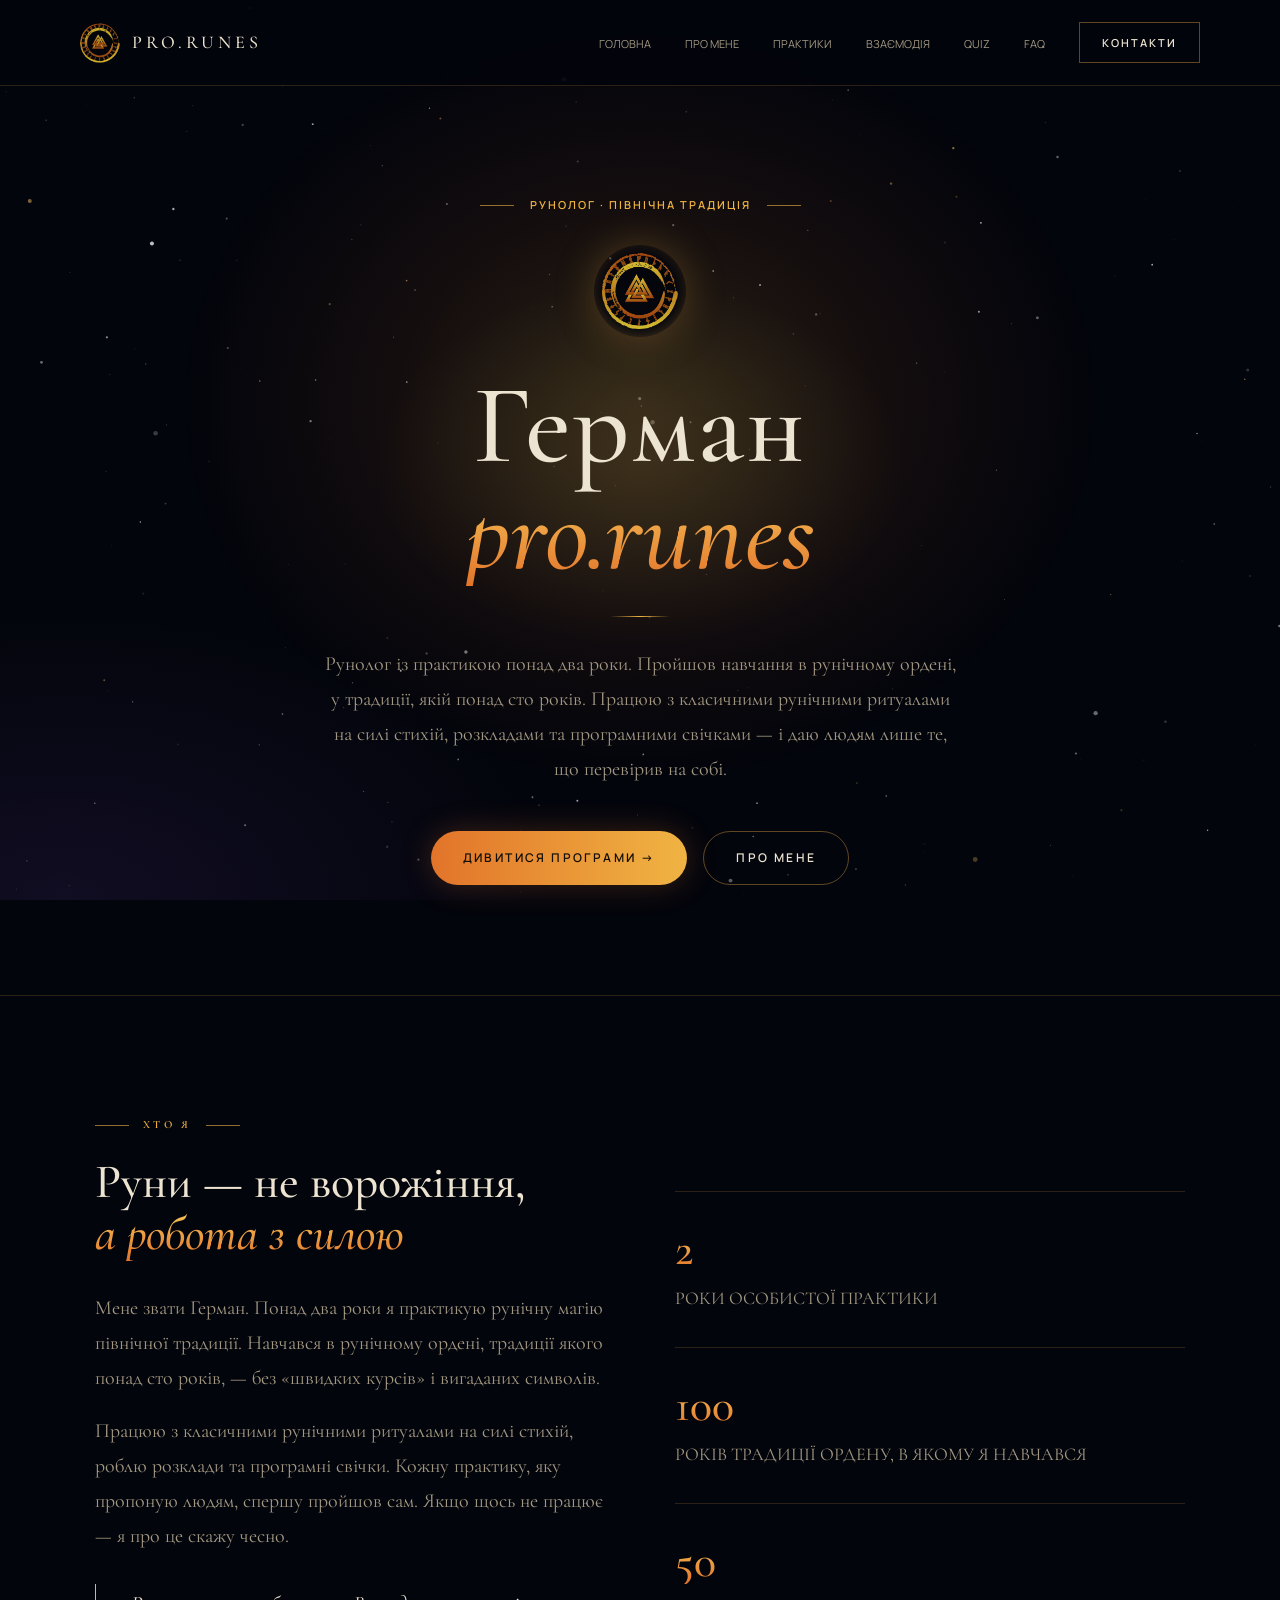
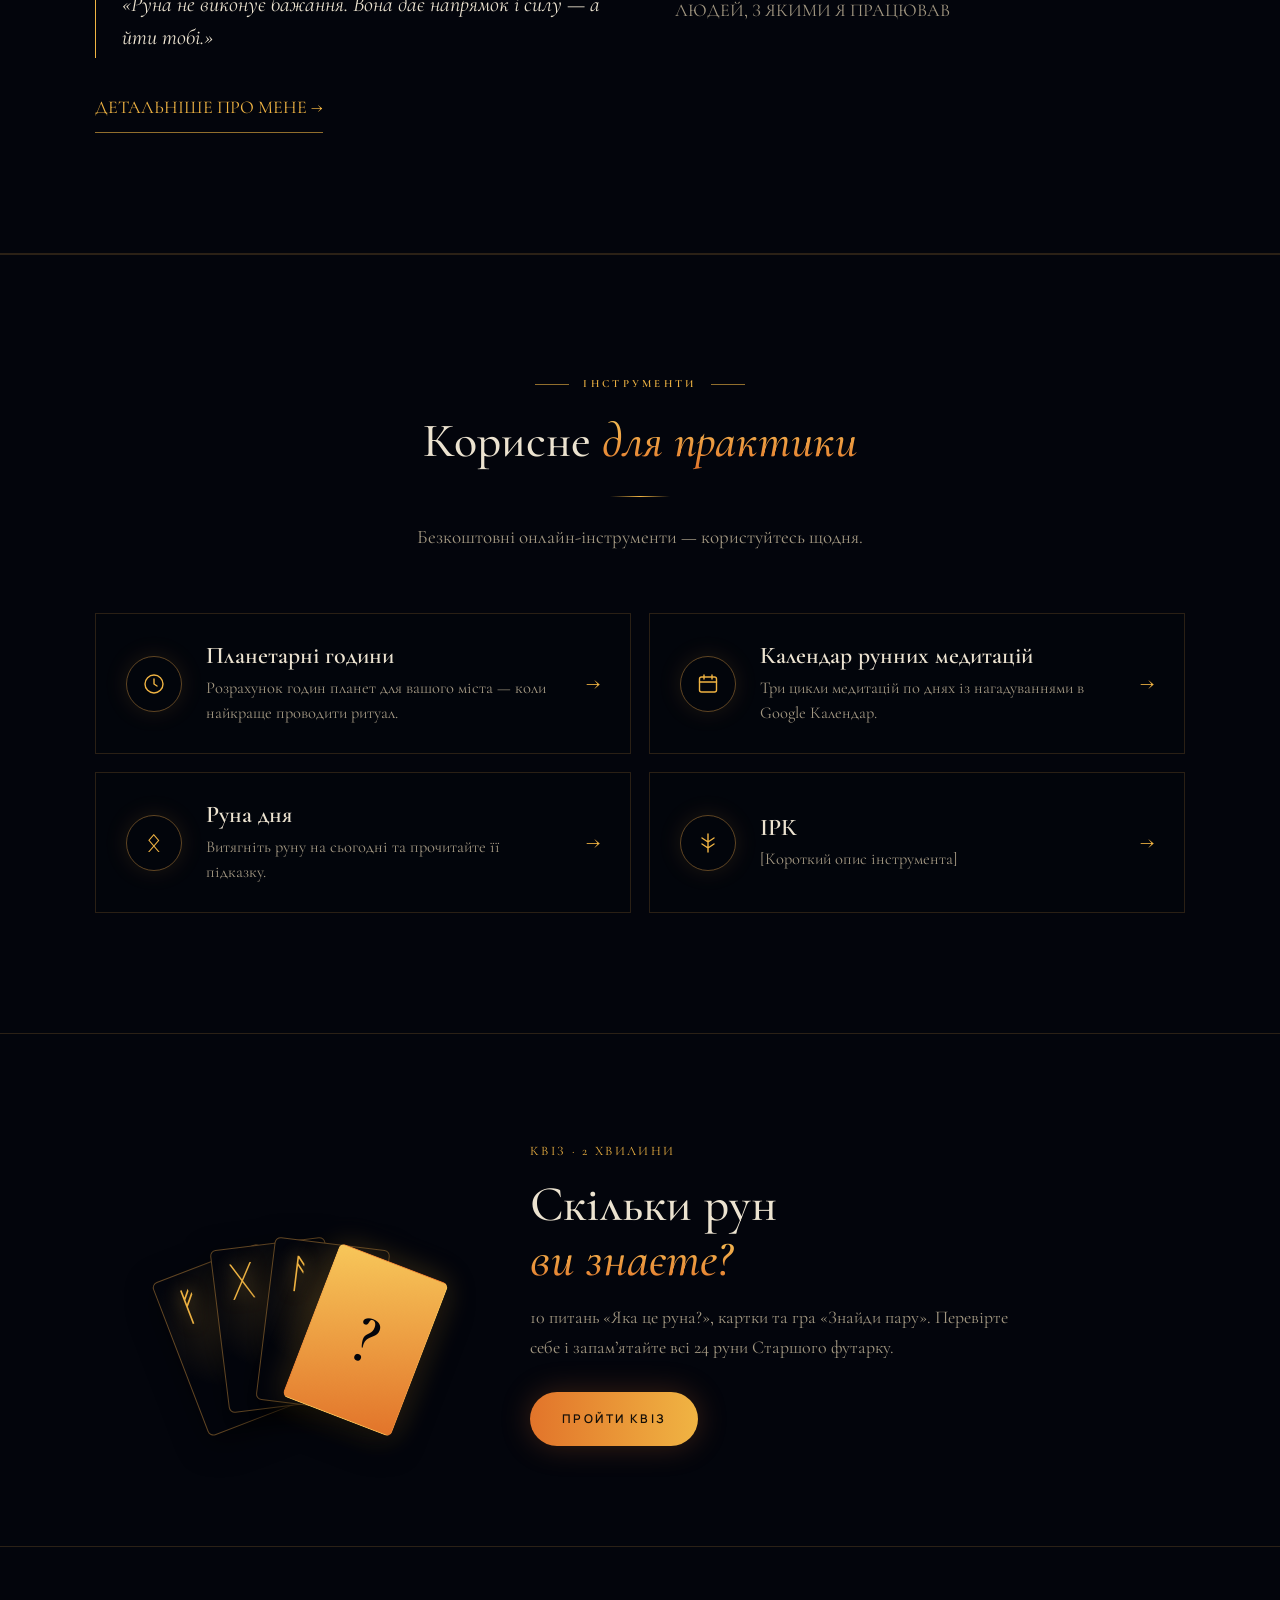
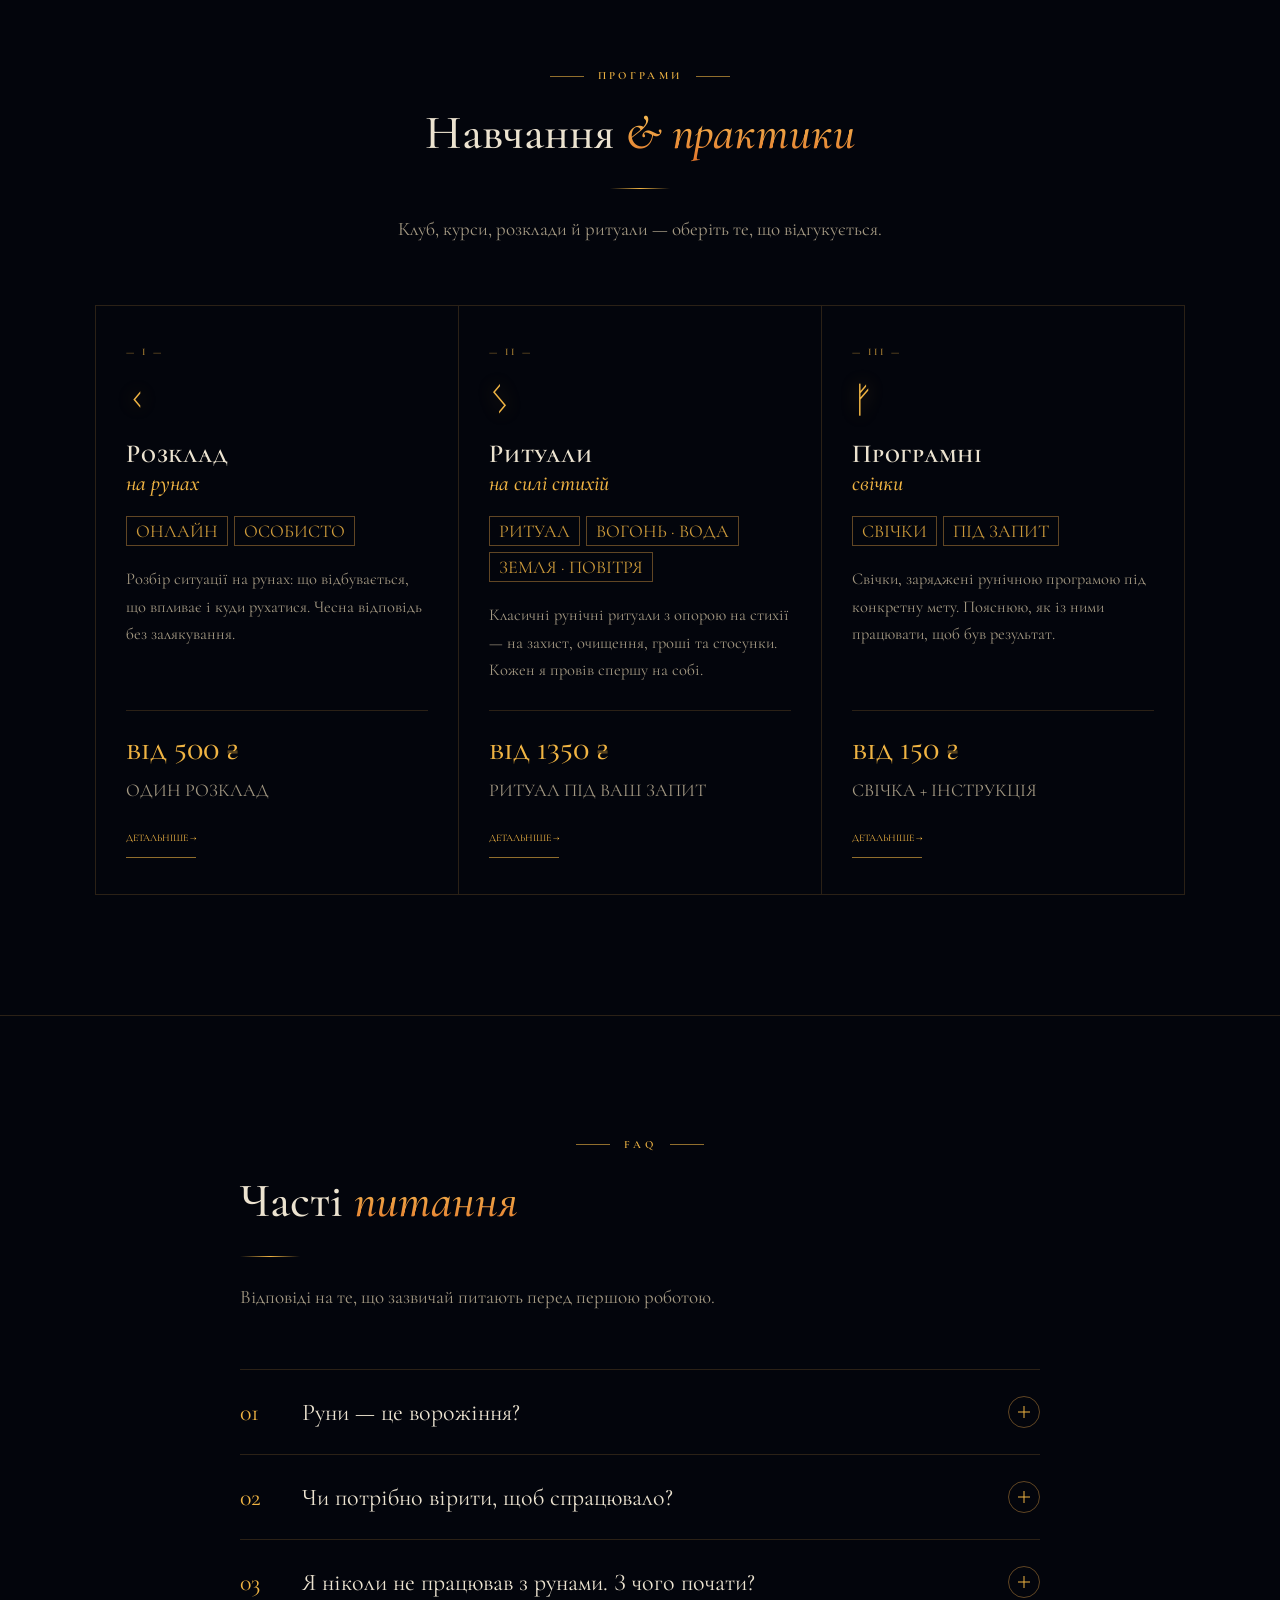
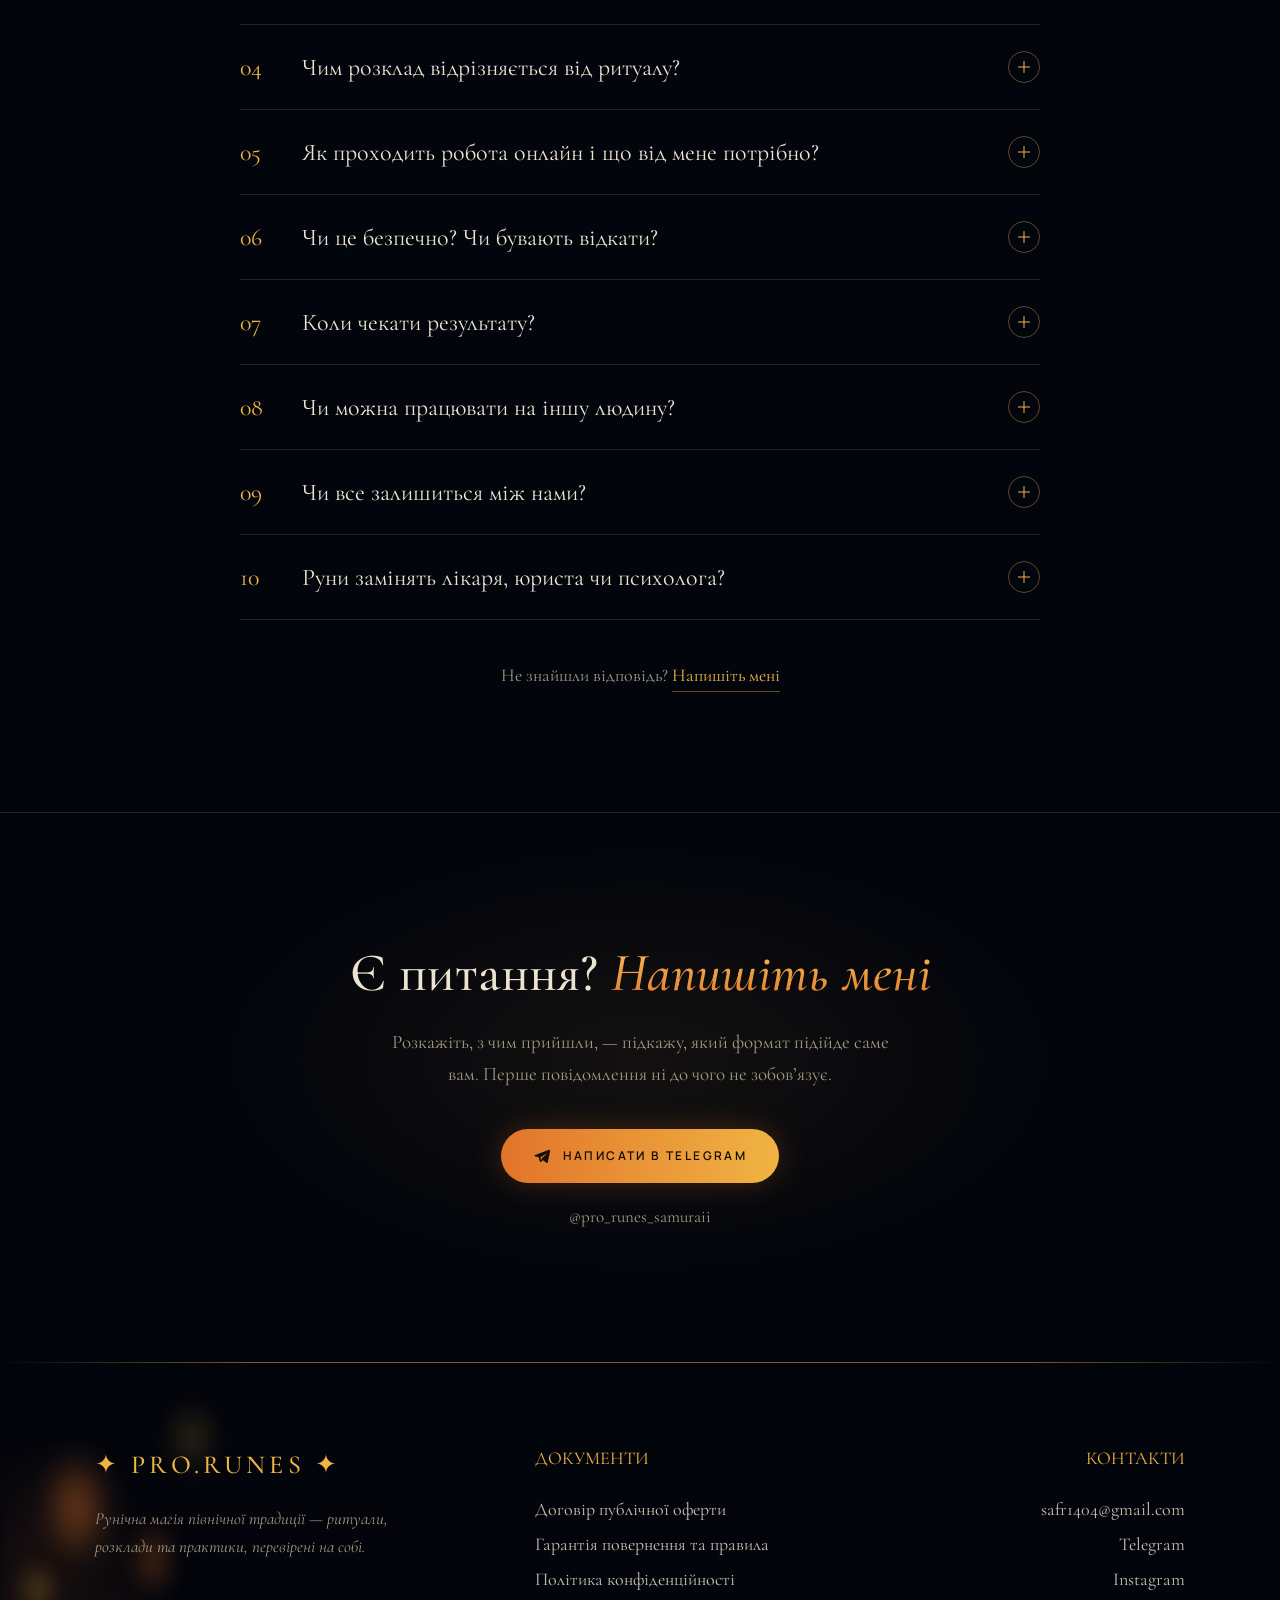
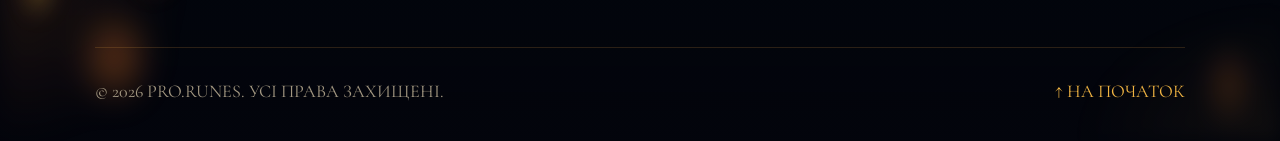
<file: index.html>
<!doctype html>
<html lang="en">
	<head>
		<meta charset="UTF-8">
		<meta name="viewport" content="width=device-width, initial-scale=1.0">
		<!-- <link rel="shortcut icon" href="@img/favicon.ico"> -->
		<link rel="icon" type="image/png" href="./assets/img/favicon-96x96.png" sizes="96x96">
		<link rel="icon" type="image/svg+xml" href="./assets/img/favicon.ico">
		<link rel="shortcut icon" href="./assets/img/favicon.ico">
		<link rel="apple-touch-icon" sizes="180x180" href="./assets/img/apple-touch-icon.png">
		<title>Home Page</title>
		<script type="module" crossorigin="" src="./js/index.min.js?v=1795865188393"></script>
		<link rel="modulepreload" crossorigin="" href="./js/main.min.js?v=1795865188393">
		<link rel="stylesheet" crossorigin="" href="./css/main.min.css?v=1795865188393">
		<link rel="stylesheet" crossorigin="" href="./css/index.min.css?v=1795865188393">
	</head>
	<body>
		<div class="wrapper">
			<header data-fls-header="" class="header">
				<div class="header__container">
					<div class="header__menu menu">
						<a href="index.html" class="menu__logo">
							<img src="./assets/img/logo.svg" alt="logo">
							<span>pro.runes</span>
						</a>
						<nav class="menu__body">
							<ul class="menu__list">
								<li class="menu__item">
									<a href="index.html" class="menu__link">Головна</a>
								</li>
								<li class="menu__item">
									<a href="#" data-fls-scrollto="#about" class="menu__link">Про мене</a>
								</li>
								<li class="menu__item">
									<a href="#" data-fls-scrollto="#tools" class="menu__link">Практики</a>
								</li>
								<li class="menu__item">
									<a href="#" data-fls-scrollto="#programs" class="menu__link">Взаємодія</a>
								</li>
								<li class="menu__item">
									<a href="runesgames.html" class="menu__link">Quiz</a>
								</li>
								<li class="menu__item">
									<a href="#" data-fls-scrollto="#faq" class="menu__link">FAQ</a>
								</li>
								<li class="menu__item">
									<a href="#" data-fls-scrollto="#contacts" class="menu__link menu__link--contact">Контакти</a>
								</li>
							</ul>
						</nav>
						<button type="button" data-fls-menu="" class="menu__icon icon-menu">
							<span></span>
						</button>
					</div>
					<!--
<fetch url="@components/layout/menu/menu.json">
<each loop='item in response'>
</each>
</fetch>
-->
				</div>
			</header>
			<canvas class="sky" id="sky" aria-hidden="true"></canvas>
			<main class="page page--index">
				<!-- ================= hero ================= -->
				<section class="hero">
					<div class="hero__container">
						<div class="hero__eyebrow">Рунолог · північна традиція</div>
						<div class="hero__emblem">
							<picture>
								<img alt="pro.runes" src="./assets/img/logo.webp">
							</picture>
						</div>
						<h1 class="hero__title">
							<span class="hero__title-line">Герман</span>
							<span class="hero__title-accent">pro.runes</span>
						</h1>
						<span class="hero__divider" aria-hidden="true"></span>
						<p class="hero__text">
							Рунолог із практикою понад два роки. Пройшов навчання в рунічному ордені, у традиції, якій понад сто років. Працюю з класичними
				рунічними ритуалами на силі стихій, розкладами та програмними свічками — і даю людям лише те, що перевірив на собі.
						</p>
						<div class="hero__actions">
							<a href="#" class="btn btn--primary">Дивитися програми →</a>
							<a href="#" class="btn btn--outline">Про мене</a>
						</div>
					</div>
				</section>
				<!-- ================= ХТО Я ================= -->
				<section class="about" id="about">
					<div class="about__container">
						<div class="about__main reveal">
							<div class="section-label">Хто я</div>
							<h2 class="section-title">
								Руни — не ворожіння,
								<em>а робота з силою</em>
							</h2>
							<div class="about__text">
								<p>
									Мене звати Герман. Понад два роки я практикую рунічну магію північної традиції. Навчався в рунічному ордені, традиції якого
						понад сто років, — без «швидких курсів» і вигаданих символів.
								</p>
								<p>
									Працюю з класичними рунічними ритуалами на силі стихій, роблю розклади та програмні свічки. Кожну практику, яку пропоную людям,
						спершу пройшов сам. Якщо щось не працює — я про це скажу чесно.
								</p>
							</div>
							<blockquote class="about__quote">«Руна не виконує бажання. Вона дає напрямок і силу — а йти тобі.»</blockquote>
							<a href="#" class="link-arrow">Детальніше про мене →</a>
						</div>
						<ul data-fls-watcher="" class="about__stats reveal">
							<li class="stat">
								<span data-fls-digcounter="" class="stat__num">2</span>
								<span class="stat__label">роки особистої практики</span>
							</li>
							<li class="stat">
								<span data-fls-digcounter="" class="stat__num">100</span>
								<span class="stat__label">років традиції ордену, в якому я навчався</span>
							</li>
							<li class="stat">
								<span data-fls-digcounter="" class="stat__num">50+</span>
								<span class="stat__label">людей, з якими я працював</span>
							</li>
						</ul>
					</div>
				</section>
				<!-- ================= ІНСТРУМЕНТИ ================= -->
				<section class="tools" id="tools">
					<div class="tools__container">
						<div class="section-head">
							<div class="section-label section-label--center">Інструменти</div>
							<h2 class="section-title section-title--center">
								Корисне
								<em>для практики</em>
							</h2>
							<span class="section-divider" aria-hidden="true"></span>
							<p class="section-sub">Безкоштовні онлайн-інструменти — користуйтесь щодня.</p>
						</div>
						<div class="tools__grid">
							<a href="magichours.html" class="tool reveal">
								<span class="tool__icon" aria-hidden="true">
									<svg viewbox="0 0 24 24">
										<circle cx="12" cy="12" r="9"></circle>
										<path d="M12 7v5l3 2"></path>
									</svg>
								</span>
								<span class="tool__body">
									<span class="tool__title">Планетарні години</span>
									<span class="tool__text">Розрахунок годин планет для вашого міста — коли найкраще проводити ритуал.</span>
								</span>
								<span class="tool__arrow" aria-hidden="true">→</span>
							</a>
							<a href="runesmeditations.html" class="tool reveal">
								<span class="tool__icon" aria-hidden="true">
									<svg viewbox="0 0 24 24">
										<rect x="3.5" y="5" width="17" height="15" rx="2"></rect>
										<path d="M3.5 10h17M8 3v4M16 3v4"></path>
									</svg>
								</span>
								<span class="tool__body">
									<span class="tool__title">Календар рунних медитацій</span>
									<span class="tool__text">Три цикли медитацій по днях із нагадуваннями в Google Календар.</span>
								</span>
								<span class="tool__arrow" aria-hidden="true">→</span>
							</a>
							<a href="runesday.html" class="tool reveal">
								<span class="tool__icon tool__icon--rune" aria-hidden="true">ᛟ</span>
								<span class="tool__body">
									<span class="tool__title">Руна дня</span>
									<span class="tool__text">Витягніть руну на сьогодні та прочитайте її підказку.</span>
								</span>
								<span class="tool__arrow" aria-hidden="true">→</span>
							</a>
							<a href="irk.html" class="tool reveal">
								<span class="tool__icon" aria-hidden="true">
									<svg viewbox="0 0 24 24">
										<path d="M12 3v18M6 7l6 4 6-4M6 13l6 4 6-4"></path>
									</svg>
								</span>
								<span class="tool__body">
									<span class="tool__title">ІРК</span>
									<span class="tool__text">[Короткий опис інструмента]</span>
								</span>
								<span class="tool__arrow" aria-hidden="true">→</span>
							</a>
						</div>
					</div>
				</section>
				<!-- ================= БАНЕР ІГОР ================= -->
				<!-- ================= БАНЕР: ІГРИ / КВІЗ ================= -->
				<section data-fls-bannergame="" class="quiz-banner">
					<div class="quiz-banner__container">
						<div class="quiz-banner__box">
							<!-- Віяло карток -->
							<a class="quiz-banner__fan" href="runesgames.html" aria-hidden="true" tabindex="-1">
								<span class="quiz-banner__card quiz-banner__card--1">ᚠ</span>
								<span class="quiz-banner__card quiz-banner__card--2">ᚷ</span>
								<span class="quiz-banner__card quiz-banner__card--3">ᚨ</span>
								<span class="quiz-banner__card quiz-banner__card--4">?</span>
							</a>
							<div class="quiz-banner__body">
								<span class="quiz-banner__label">Квіз · 2 хвилини</span>
								<h2 class="quiz-banner__title">
									Скільки рун
									<em>ви знаєте?</em>
								</h2>
								<p class="quiz-banner__text">
									10 питань «Яка це руна?», картки та гра «Знайди пару». Перевірте себе і запам’ятайте всі 24 руни Старшого футарку.
								</p>
								<div class="quiz-banner__actions">
									<a href="runesgames.html" class="btn btn--primary">Пройти квіз</a>
									<span class="quiz-banner__progress" data-quiz-progress="" hidden></span>
								</div>
							</div>
						</div>
					</div>
				</section>
				<!-- ================= ПРОГРАМИ ================= -->
				<section class="programs" id="programs">
					<div class="programs__container">
						<div class="section-head">
							<div class="section-label section-label--center">Програми</div>
							<h2 class="section-title section-title--center">
								Навчання
								<em>&amp; практики</em>
							</h2>
							<span class="section-divider" aria-hidden="true"></span>
							<p class="section-sub">Клуб, курси, розклади й ритуали — оберіть те, що відгукується.</p>
						</div>
						<div class="programs__grid">
							<!--
<article class="card reveal">
<div class="card__num">— I —</div>
<div class="card__rune" aria-hidden="true">ᛟ</div>
<h3 class="card__title">Клуб<em>рунічної практики</em></h3>
<div class="card__tags">
<span class="tag">Набір відкрито</span><span class="tag">Клуб</span><span class="tag">[0] місяці</span>
</div>
<p class="card__text">
Закритий простір, де руни вивчають послідовно: від значень і ставів до власних ритуалів. Зустрічі, практики, завдання та чат зі
мною.
</p>
<div class="card__bottom">
<div class="card__price">від [00] ₴</div>
<div class="card__note">на місяць · [000] ₴ за сезон</div>
<a href="#" class="link-arrow link-arrow--sm">Детальніше →</a>
</div>
</article>
-->
							<!--
<article class="card reveal">
<div class="card__num">— II —</div>
<div class="card__rune" aria-hidden="true">ᚨ</div>
<h3 class="card__title">Курс<em>рунічної магії</em></h3>
<div class="card__tags"><span class="tag">Курс</span><span class="tag">У записі</span></div>
<p class="card__text">
Основи північної традиції: футарк, робота з рунами в житті, безпечні правила практики. Уроки в записі та домашні завдання.
</p>
<div class="card__bottom">
<div class="card__price">від [00] ₴</div>
<div class="card__note">пакети уроків</div>
<a href="#" class="link-arrow link-arrow--sm">Детальніше →</a>
</div>
</article>
-->
							<article class="card reveal">
								<!-- <div class="card__num">— III —</div> -->
								<div class="card__num">— I —</div>
								<div class="card__rune" aria-hidden="true">ᚲ</div>
								<h3 class="card__title">
									Розклад
									<em>на рунах</em>
								</h3>
								<div class="card__tags">
									<span class="tag">Онлайн</span>
									<span class="tag">Особисто</span>
								</div>
								<p class="card__text">
									Розбір ситуації на рунах: що відбувається, що впливає і куди рухатися. Чесна відповідь без залякування.
								</p>
								<div class="card__bottom">
									<div class="card__price">від 500 ₴</div>
									<div class="card__note">один розклад</div>
									<a href="#contacts" data-fls-scrollto="#contacts" class="link-arrow link-arrow--sm">Детальніше →</a>
								</div>
							</article>
							<article class="card reveal">
								<div class="card__num">— II —</div>
								<!-- <div class="card__num">— IV —</div> -->
								<div class="card__rune" aria-hidden="true">ᛊ</div>
								<h3 class="card__title">
									Ритуали
									<em>на силі стихій</em>
								</h3>
								<div class="card__tags">
									<span class="tag">Ритуал</span>
									<span class="tag">Вогонь · Вода</span>
									<span class="tag">Земля · Повітря</span>
								</div>
								<p class="card__text">
									Класичні рунічні ритуали з опорою на стихії — на захист, очищення, гроші та стосунки. Кожен я провів спершу на собі.
								</p>
								<div class="card__bottom">
									<div class="card__price">від 1350 ₴</div>
									<div class="card__note">ритуал під ваш запит</div>
									<a href="#contacts" data-fls-scrollto="#contacts" class="link-arrow link-arrow--sm">Детальніше →</a>
								</div>
							</article>
							<article class="card reveal">
								<div class="card__num">— III —</div>
								<div class="card__rune" aria-hidden="true">ᚠ</div>
								<h3 class="card__title">
									Програмні
									<em>свічки</em>
								</h3>
								<div class="card__tags">
									<span class="tag">Свічки</span>
									<span class="tag">Під запит</span>
								</div>
								<p class="card__text">
									Свічки, заряджені рунічною програмою під конкретну мету. Пояснюю, як із ними працювати, щоб був результат.
								</p>
								<div class="card__bottom">
									<div class="card__price">від 150 ₴</div>
									<div class="card__note">свічка + інструкція</div>
									<a href="#contacts" data-fls-scrollto="#contacts" class="link-arrow link-arrow--sm">Детальніше →</a>
								</div>
							</article>
							<!--
<article class="card reveal">
<div class="card__num">— VI —</div>
<div class="card__rune" aria-hidden="true">ᛗ</div>
<h3 class="card__title">Лекції<em>та ефіри</em></h3>
<div class="card__tags"><span class="tag">Ефір</span><span class="tag">У записі</span></div>
<p class="card__text">Відверті розмови про руни, магію та північну традицію: історія, практика, відповіді на ваші питання.</p>
<div class="card__bottom">
<div class="card__price">[00] ₴</div>
<div class="card__note">ефір у записі</div>
<a href="#" class="link-arrow link-arrow--sm">Детальніше →</a>
</div>
</article>
-->
						</div>
					</div>
				</section>
				<!-- ================= FAQ ================= -->
				<section class="faq reveal" id="faq">
					<div class="faq__container">
						<div class="section-label section-label--center">FAQ</div>
						<h2 class="section-title section-title--center">
							Часті
							<em>питання</em>
						</h2>
						<span class="section-divider" aria-hidden="true"></span>
						<p class="section-sub">Відповіді на те, що зазвичай питають перед першою роботою.</p>
						<div data-fls-spollers="" class="faq__list">
							<details class="faq__item">
								<summary class="faq__question">
									<span class="faq__num">01</span>
									Руни — це ворожіння?
									<span class="faq__icon" aria-hidden="true"></span>
								</summary>
								<div class="faq__answer">
									<p>
										Ні. Руни — це інструмент роботи з силою в північній традиції. Розклад показує тенденції та причини ситуації, а не виносить
							вирок. Що з цим робити — вирішуєте ви.
									</p>
								</div>
							</details>
							<details class="faq__item">
								<summary class="faq__question">
									<span class="faq__num">02</span>
									Чи потрібно вірити, щоб спрацювало?
									<span class="faq__icon" aria-hidden="true"></span>
								</summary>
								<div class="faq__answer">
									<p>
										Сліпа віра не потрібна. Потрібні чесний запит і готовність діяти: руни дають напрямок і силу, а йти — вам.
									</p>
								</div>
							</details>
							<details class="faq__item">
								<summary class="faq__question">
									<span class="faq__num">03</span>
									Я ніколи не працював з рунами. З чого почати?
									<span class="faq__icon" aria-hidden="true"></span>
								</summary>
								<div class="faq__answer">
									<p>
										Напишіть мені в Telegram і коротко опишіть ситуацію. Найчастіше старт — це розклад: він показує, що відбувається, і чи
							потрібна далі робота. Якщо хочете вчитися самі — підійде курс або клуб.
									</p>
								</div>
							</details>
							<details class="faq__item">
								<summary class="faq__question">
									<span class="faq__num">04</span>
									Чим розклад відрізняється від ритуалу?
									<span class="faq__icon" aria-hidden="true"></span>
								</summary>
								<div class="faq__answer">
									<p>
										Розклад — це діагностика: що відбувається, чому і куди рухається. Ритуал — це дія: робота з силою під конкретну мету — захист,
							очищення, гроші, стосунки.
									</p>
								</div>
							</details>
							<details class="faq__item">
								<summary class="faq__question">
									<span class="faq__num">05</span>
									Як проходить робота онлайн і що від мене потрібно?
									<span class="faq__icon" aria-hidden="true"></span>
								</summary>
								<div class="faq__answer">
									<p>
										Усе відбувається в Telegram. Ми обговорюємо запит, я пояснюю формат і що знадобиться — для деяких робіт це ім’я та фото.
							Відстань і місто значення не мають.
									</p>
								</div>
							</details>
							<details class="faq__item">
								<summary class="faq__question">
									<span class="faq__num">06</span>
									Чи це безпечно? Чи бувають відкати?
									<span class="faq__icon" aria-hidden="true"></span>
								</summary>
								<div class="faq__answer">
									<p>
										Я працюю класичними методами північної традиції, які перевірив на собі, і завжди коректно закриваю роботу. Якщо запит може
							нашкодити вам чи іншим — я чесно скажу і не візьмуся.
									</p>
								</div>
							</details>
							<details class="faq__item">
								<summary class="faq__question">
									<span class="faq__num">07</span>
									Коли чекати результату?
									<span class="faq__icon" aria-hidden="true"></span>
								</summary>
								<div class="faq__answer">
									<p>
										Залежить від запиту. Відповідь розкладу ви отримуєте одразу, а ритуали розкручуються поступово — деякі до 21 дня. Терміни я
							називаю заздалегідь.
									</p>
								</div>
							</details>
							<details class="faq__item">
								<summary class="faq__question">
									<span class="faq__num">08</span>
									Чи можна працювати на іншу людину?
									<span class="faq__icon" aria-hidden="true"></span>
								</summary>
								<div class="faq__answer">
									<p>
										Розклад на ситуацію з іншою людиною — так. Роботи, спрямовані комусь на шкоду, я не беру.
									</p>
								</div>
							</details>
							<details class="faq__item">
								<summary class="faq__question">
									<span class="faq__num">09</span>
									Чи все залишиться між нами?
									<span class="faq__icon" aria-hidden="true"></span>
								</summary>
								<div class="faq__answer">
									<p>
										Так. Те, що ви розповідаєте, і ваші дані не передаються третім особам і не публікуються без вашої згоди.
									</p>
								</div>
							</details>
							<details class="faq__item">
								<summary class="faq__question">
									<span class="faq__num">10</span>
									Руни замінять лікаря, юриста чи психолога?
									<span class="faq__icon" aria-hidden="true"></span>
								</summary>
								<div class="faq__answer">
									<p>
										Ні. Руни — це підтримка і напрямок, а не заміна фахівця. Зі здоров’ям, правовими питаннями чи важким станом спершу зверніться
							до професіонала.
									</p>
								</div>
							</details>
						</div>
						<p class="faq__more">
							Не знайшли відповідь?
							<a href="#contacts" data-fls-scrollto="#contacts" data-fls-scrollto-header="">Напишіть мені</a>
						</p>
					</div>
				</section>
			</main>
			<!-- ================= КОНТАКТ ================= -->
			<section data-fls-contacts="" class="contact" id="contacts">
				<div class="contact__runes" aria-hidden="true">
					<span style="--x: 6%; --d: 22s; --delay: 0s; --s: 14px">ᚨ</span>
					<span style="--x: 14%; --d: 28s; --delay: -6s; --s: 18px">ᚠ</span>
					<span style="--x: 24%; --d: 25s; --delay: -14s; --s: 12px">ᛉ</span>
					<span style="--x: 33%; --d: 30s; --delay: -3s; --s: 16px">ᚱ</span>
					<span style="--x: 45%; --d: 33s; --delay: -24s; --s: 11px">ᚹ</span>
					<span style="--x: 63%; --d: 27s; --delay: -9s; --s: 20px">ᛟ</span>
					<span style="--x: 72%; --d: 24s; --delay: -17s; --s: 13px">ᚲ</span>
					<span style="--x: 81%; --d: 29s; --delay: -4s; --s: 17px">ᛏ</span>
					<span style="--x: 90%; --d: 26s; --delay: -12s; --s: 15px">ᛒ</span>
					<span style="--x: 96%; --d: 31s; --delay: -20s; --s: 12px">ᛃ</span>
				</div>
				<div class="contact__container">
					<h2 class="contact__title">
						Є питання?
						<em>Напишіть мені</em>
					</h2>
					<p class="contact__text">
						Розкажіть, з чим прийшли, — підкажу, який формат підійде саме вам. Перше повідомлення ні до чого не зобов’язує.
					</p>
					<a href="https://t.me/pro_runes_samuraii" class="btn btn--primary contact__btn" target="_blank" rel="noopener">
						<svg class="contact__icon" viewbox="0 0 24 24" aria-hidden="true">
							<path d="M21.4 3.6 2.9 10.8c-1.3.5-1.2 1.2-.2 1.5l4.7 1.5 1.8 5.6c.2.6.4.8.9.8.4 0 .6-.2.9-.4l2.3-2.2 4.7 3.5c.9.5 1.5.2 1.7-.8l3.1-14.6c.3-1.3-.5-1.9-1.4-1.5ZM9.6 13.9l8.6-5.4c.4-.3.8-.1.5.2l-7.3 6.6-.3 3.1-1.5-4.5Z"></path>
						</svg>
						Написати в Telegram
					</a>
					<a href="https://t.me/pro_runes_samuraii" class="contact__handle" target="_blank" rel="noopener">@pro_runes_samuraii</a>
				</div>
			</section>
			<footer data-fls-footer="" class="footer">
				<div class="footer__container">
					<div class="footer__top">
						<div class="footer__brand">
							<a href="#top" class="footer__logo">✦ pro.runes ✦</a>
							<p class="footer__tagline">
								Рунічна магія північної традиції — ритуали, розклади та практики, перевірені на собі.
							</p>
						</div>
						<div class="footer__col">
							<div class="footer__title">Документи</div>
							<a href="#" class="footer__link">Договір публічної оферти</a>
							<a href="#" class="footer__link">Гарантія повернення та правила</a>
							<a href="#" class="footer__link">Політика конфіденційності</a>
						</div>
						<div class="footer__col footer__col--right">
							<div class="footer__title">Контакти</div>
							<a href="mailto:safr1404@gmail.com" class="footer__link">safr1404@gmail.com</a>
							<a href="https://t.me/pro_runes_samuraii" class="footer__link" target="_blank" rel="noopener">Telegram</a>
							<a href="https://instagram.com/pro.runes" class="footer__link" target="_blank" rel="noopener">Instagram</a>
						</div>
					</div>
					<div class="footer__bottom">
						<span>© 2026 pro.runes. Усі права захищені.</span>
						<a href="#top" class="footer__up">↑ На початок</a>
					</div>
				</div>
			</footer>
		</div>
	</body>
</html>
</file>
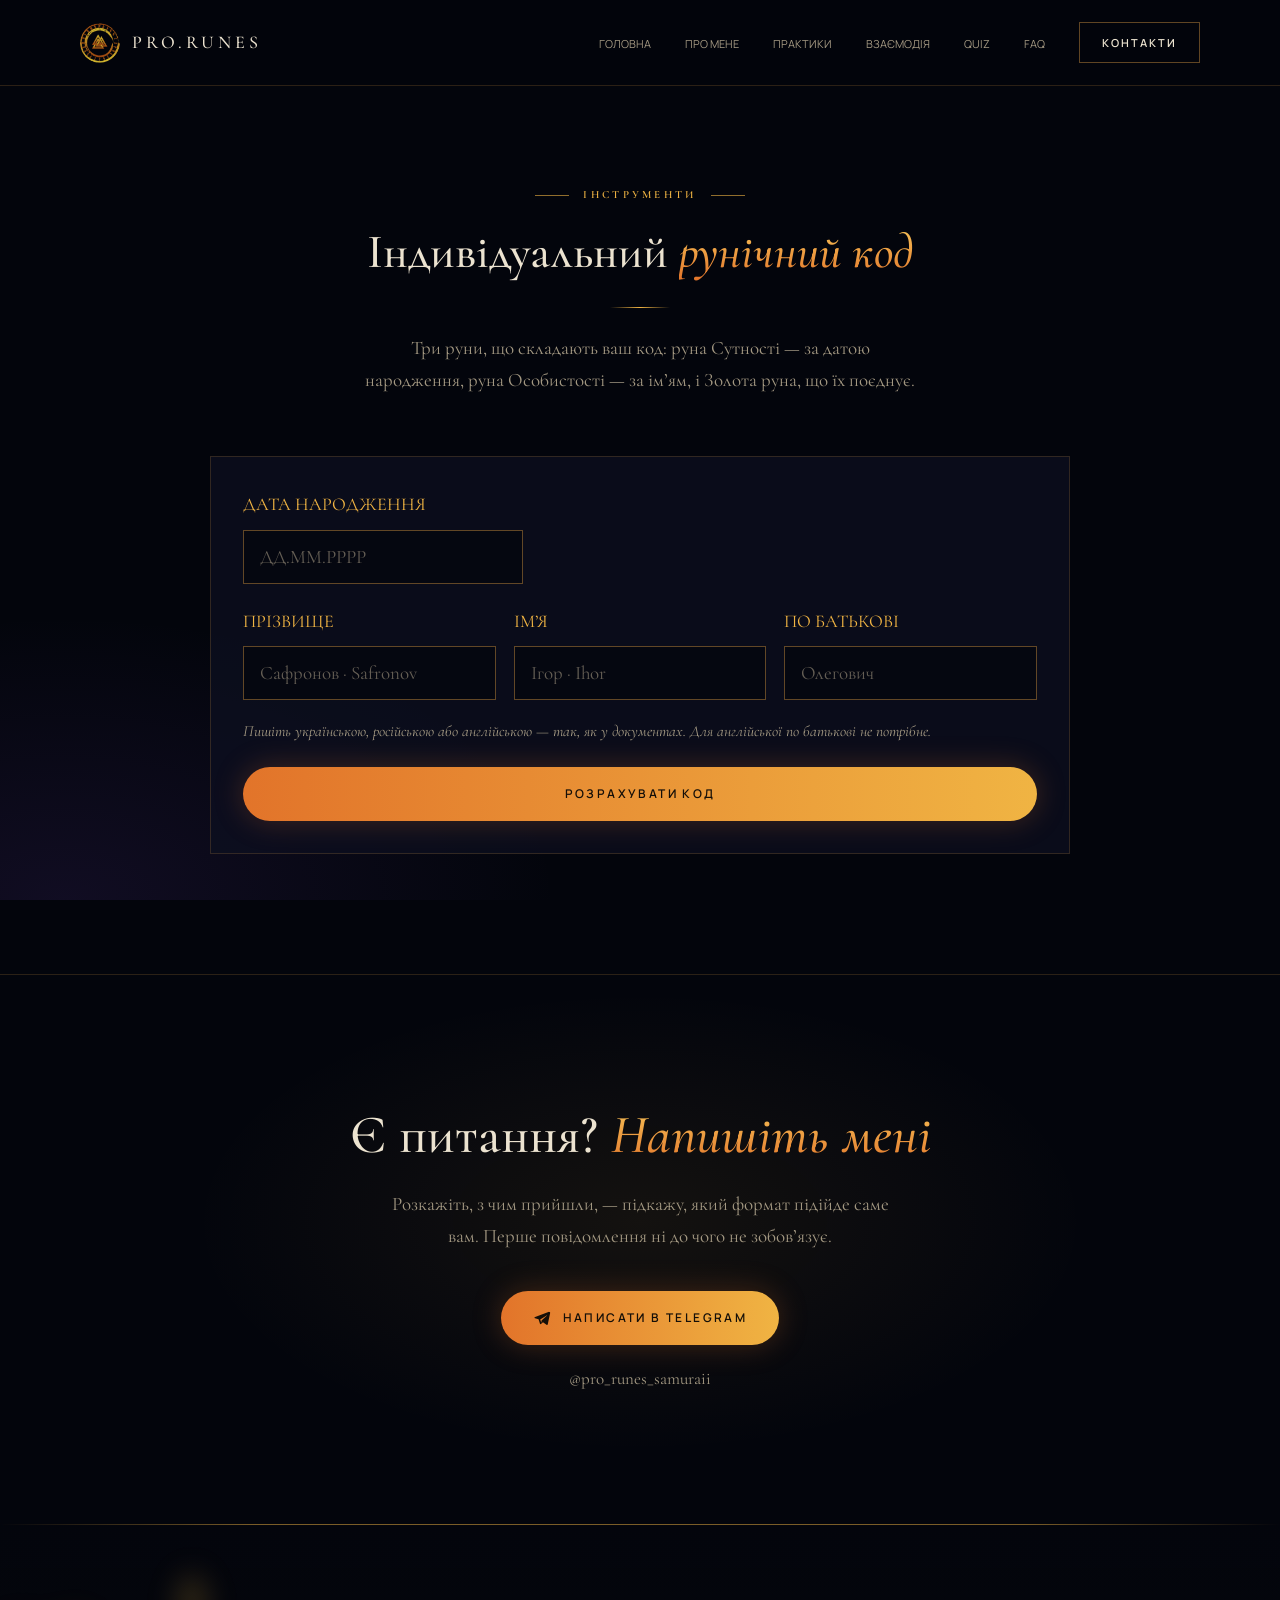
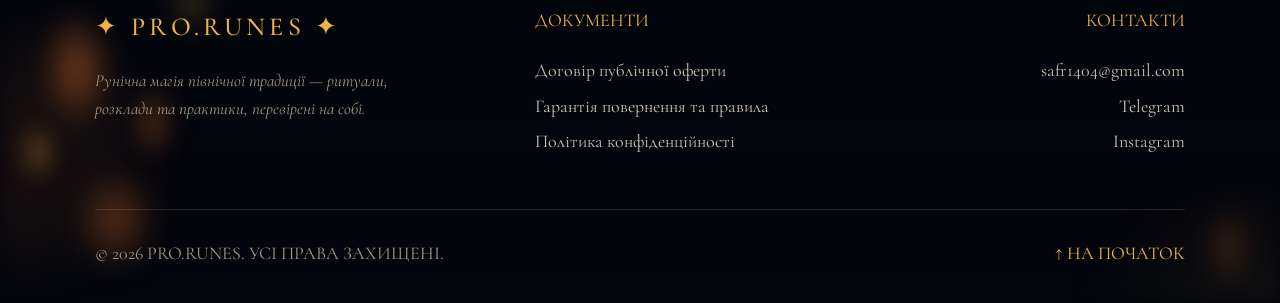
<file: irk.html>
<!doctype html>
<html lang="en">
	<head>
		<meta charset="UTF-8">
		<meta name="viewport" content="width=device-width, initial-scale=1.0">
		<!-- <link rel="shortcut icon" href="@img/favicon.ico"> -->
		<link rel="icon" type="image/png" href="./assets/img/favicon-96x96.png" sizes="96x96">
		<link rel="icon" type="image/svg+xml" href="./assets/img/favicon.ico">
		<link rel="shortcut icon" href="./assets/img/favicon.ico">
		<link rel="apple-touch-icon" sizes="180x180" href="./assets/img/apple-touch-icon.png">
		<title>Irk</title>
		<script type="module" crossorigin="" src="./js/irk.min.js?v=1795865188394"></script>
		<link rel="modulepreload" crossorigin="" href="./js/main.min.js?v=1795865188394">
		<link rel="stylesheet" crossorigin="" href="./css/main.min.css?v=1795865188394">
		<link rel="stylesheet" crossorigin="" href="./css/irk.min.css?v=1795865188394">
	</head>
	<body>
		<div class="wrapper">
			<header data-fls-header="" class="header">
				<div class="header__container">
					<div class="header__menu menu">
						<a href="index.html" class="menu__logo">
							<img src="./assets/img/logo.svg" alt="logo">
							<span>pro.runes</span>
						</a>
						<nav class="menu__body">
							<ul class="menu__list">
								<li class="menu__item">
									<a href="index.html" class="menu__link">Головна</a>
								</li>
								<li class="menu__item">
									<a href="#" data-fls-scrollto="#about" class="menu__link">Про мене</a>
								</li>
								<li class="menu__item">
									<a href="#" data-fls-scrollto="#tools" class="menu__link">Практики</a>
								</li>
								<li class="menu__item">
									<a href="#" data-fls-scrollto="#programs" class="menu__link">Взаємодія</a>
								</li>
								<li class="menu__item">
									<a href="runesgames.html" class="menu__link">Quiz</a>
								</li>
								<li class="menu__item">
									<a href="#" data-fls-scrollto="#faq" class="menu__link">FAQ</a>
								</li>
								<li class="menu__item">
									<a href="#" data-fls-scrollto="#contacts" class="menu__link menu__link--contact">Контакти</a>
								</li>
							</ul>
						</nav>
						<button type="button" data-fls-menu="" class="menu__icon icon-menu">
							<span></span>
						</button>
					</div>
					<!--
<fetch url="@components/layout/menu/menu.json">
<each loop='item in response'>
</each>
</fetch>
-->
				</div>
			</header>
			<main class="page page--irk">
				<!-- ================= ІРК ================= -->
				<!-- ================= ІРК ================= -->
				<section class="irk">
					<div class="irk__container">
						<div class="section-head">
							<div class="section-label section-label--center">Інструменти</div>
							<h1 class="section-title section-title--center">
								Індивідуальний
								<em>рунічний код</em>
							</h1>
							<span class="section-divider" aria-hidden="true"></span>
							<p class="section-sub">
								Три руни, що складають ваш код: руна Сутності — за датою народження, руна Особистості — за ім’ям, і Золота руна, що їх поєднує.
							</p>
						</div>
						<form class="irk-form" id="irkForm" novalidate>
							<label class="field irk-form__dob">
								<span class="field__label">Дата народження</span>
								<input class="field__input" type="text" id="irkDob" inputmode="numeric" maxlength="10" placeholder="ДД.ММ.РРРР" autocomplete="bday" required>
							</label>
							<label class="field">
								<span class="field__label">Прізвище</span>
								<input class="field__input" type="text" id="irkSurname" placeholder="Сафронов · Safronov" autocomplete="family-name" required>
							</label>
							<label class="field">
								<span class="field__label">Ім’я</span>
								<input class="field__input" type="text" id="irkName" placeholder="Ігор · Ihor" autocomplete="given-name" required>
							</label>
							<label class="field" id="irkPatronymicField">
								<span class="field__label">По батькові</span>
								<input class="field__input" type="text" id="irkPatronymic" placeholder="Олегович" autocomplete="additional-name">
							</label>
							<p class="irk-form__hint" id="irkHint">
								Пишіть українською, російською або англійською — так, як у документах. Для англійської по батькові не потрібне.
							</p>
							<p class="irk-form__error" id="irkError" role="alert" hidden></p>
							<button class="btn btn--primary irk-form__submit" type="submit">Розрахувати код</button>
						</form>
						<div class="irk-result" id="irkResult" hidden>
							<div class="irk-code" id="irkCode"></div>
							<div class="irk-cards" id="irkCards"></div>
							<details class="irk-details">
								<summary>Як розраховано</summary>
								<div class="irk-details__body" id="irkDetails"></div>
							</details>
						</div>
					</div>
				</section>
			</main>
			<!-- ================= КОНТАКТ ================= -->
			<section data-fls-contacts="" class="contact" id="contacts">
				<div class="contact__runes" aria-hidden="true">
					<span style="--x: 6%; --d: 22s; --delay: 0s; --s: 14px">ᚨ</span>
					<span style="--x: 14%; --d: 28s; --delay: -6s; --s: 18px">ᚠ</span>
					<span style="--x: 24%; --d: 25s; --delay: -14s; --s: 12px">ᛉ</span>
					<span style="--x: 33%; --d: 30s; --delay: -3s; --s: 16px">ᚱ</span>
					<span style="--x: 45%; --d: 33s; --delay: -24s; --s: 11px">ᚹ</span>
					<span style="--x: 63%; --d: 27s; --delay: -9s; --s: 20px">ᛟ</span>
					<span style="--x: 72%; --d: 24s; --delay: -17s; --s: 13px">ᚲ</span>
					<span style="--x: 81%; --d: 29s; --delay: -4s; --s: 17px">ᛏ</span>
					<span style="--x: 90%; --d: 26s; --delay: -12s; --s: 15px">ᛒ</span>
					<span style="--x: 96%; --d: 31s; --delay: -20s; --s: 12px">ᛃ</span>
				</div>
				<div class="contact__container">
					<h2 class="contact__title">
						Є питання?
						<em>Напишіть мені</em>
					</h2>
					<p class="contact__text">
						Розкажіть, з чим прийшли, — підкажу, який формат підійде саме вам. Перше повідомлення ні до чого не зобов’язує.
					</p>
					<a href="https://t.me/pro_runes_samuraii" class="btn btn--primary contact__btn" target="_blank" rel="noopener">
						<svg class="contact__icon" viewbox="0 0 24 24" aria-hidden="true">
							<path d="M21.4 3.6 2.9 10.8c-1.3.5-1.2 1.2-.2 1.5l4.7 1.5 1.8 5.6c.2.6.4.8.9.8.4 0 .6-.2.9-.4l2.3-2.2 4.7 3.5c.9.5 1.5.2 1.7-.8l3.1-14.6c.3-1.3-.5-1.9-1.4-1.5ZM9.6 13.9l8.6-5.4c.4-.3.8-.1.5.2l-7.3 6.6-.3 3.1-1.5-4.5Z"></path>
						</svg>
						Написати в Telegram
					</a>
					<a href="https://t.me/pro_runes_samuraii" class="contact__handle" target="_blank" rel="noopener">@pro_runes_samuraii</a>
				</div>
			</section>
			<footer data-fls-footer="" class="footer">
				<div class="footer__container">
					<div class="footer__top">
						<div class="footer__brand">
							<a href="#top" class="footer__logo">✦ pro.runes ✦</a>
							<p class="footer__tagline">
								Рунічна магія північної традиції — ритуали, розклади та практики, перевірені на собі.
							</p>
						</div>
						<div class="footer__col">
							<div class="footer__title">Документи</div>
							<a href="#" class="footer__link">Договір публічної оферти</a>
							<a href="#" class="footer__link">Гарантія повернення та правила</a>
							<a href="#" class="footer__link">Політика конфіденційності</a>
						</div>
						<div class="footer__col footer__col--right">
							<div class="footer__title">Контакти</div>
							<a href="mailto:safr1404@gmail.com" class="footer__link">safr1404@gmail.com</a>
							<a href="https://t.me/pro_runes_samuraii" class="footer__link" target="_blank" rel="noopener">Telegram</a>
							<a href="https://instagram.com/pro.runes" class="footer__link" target="_blank" rel="noopener">Instagram</a>
						</div>
					</div>
					<div class="footer__bottom">
						<span>© 2026 pro.runes. Усі права захищені.</span>
						<a href="#top" class="footer__up">↑ На початок</a>
					</div>
				</div>
			</footer>
		</div>
	</body>
</html>
</file>
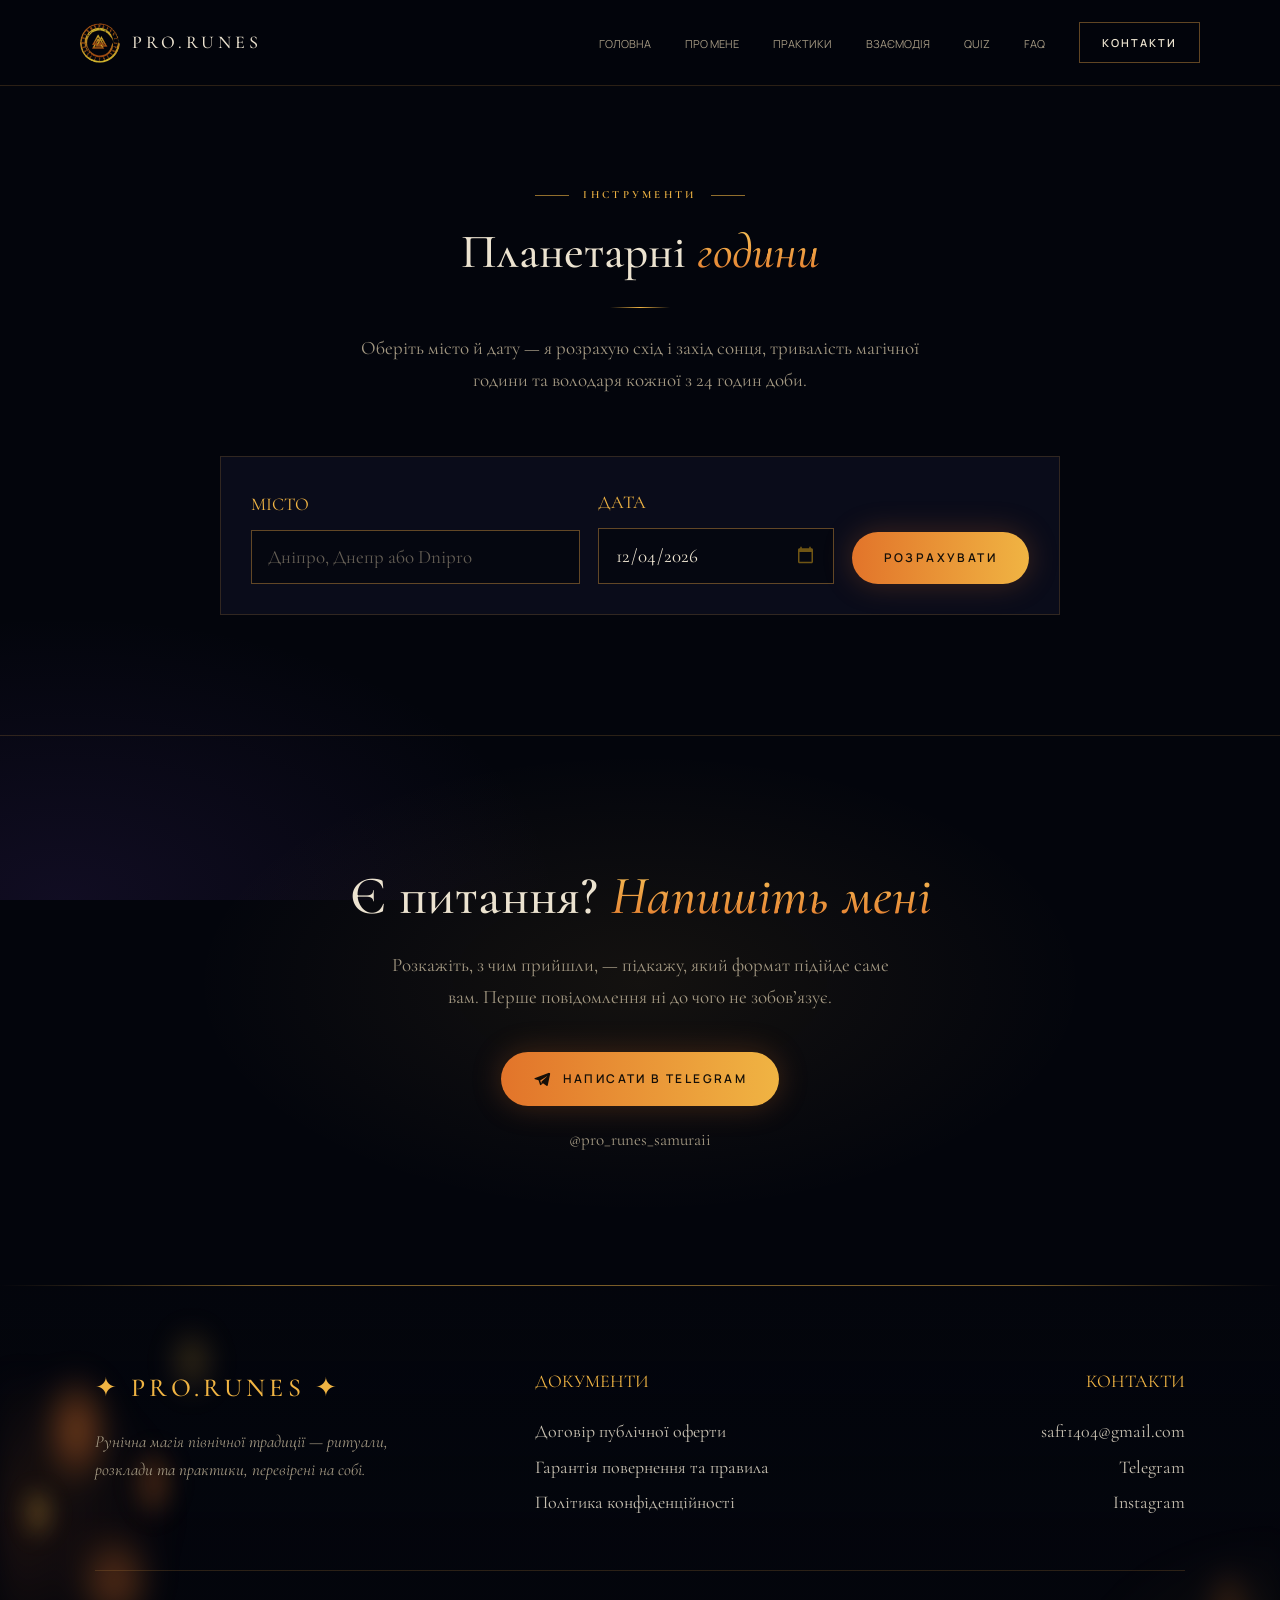
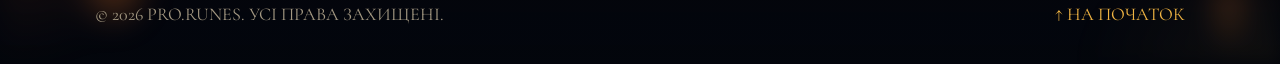
<file: magichours.html>
<!doctype html>
<html lang="en">
	<head>
		<meta charset="UTF-8">
		<meta name="viewport" content="width=device-width, initial-scale=1.0">
		<!-- <link rel="shortcut icon" href="@img/favicon.ico"> -->
		<link rel="icon" type="image/png" href="./assets/img/favicon-96x96.png" sizes="96x96">
		<link rel="icon" type="image/svg+xml" href="./assets/img/favicon.ico">
		<link rel="shortcut icon" href="./assets/img/favicon.ico">
		<link rel="apple-touch-icon" sizes="180x180" href="./assets/img/apple-touch-icon.png">
		<title>Magichours</title>
		<script type="module" crossorigin="" src="./js/magichours.min.js?v=1795865188394"></script>
		<link rel="modulepreload" crossorigin="" href="./js/main.min.js?v=1795865188394">
		<link rel="stylesheet" crossorigin="" href="./css/main.min.css?v=1795865188394">
		<link rel="stylesheet" crossorigin="" href="./css/magichours.min.css?v=1795865188394">
	</head>
	<body>
		<div class="wrapper">
			<header data-fls-header="" class="header">
				<div class="header__container">
					<div class="header__menu menu">
						<a href="index.html" class="menu__logo">
							<img src="./assets/img/logo.svg" alt="logo">
							<span>pro.runes</span>
						</a>
						<nav class="menu__body">
							<ul class="menu__list">
								<li class="menu__item">
									<a href="index.html" class="menu__link">Головна</a>
								</li>
								<li class="menu__item">
									<a href="#" data-fls-scrollto="#about" class="menu__link">Про мене</a>
								</li>
								<li class="menu__item">
									<a href="#" data-fls-scrollto="#tools" class="menu__link">Практики</a>
								</li>
								<li class="menu__item">
									<a href="#" data-fls-scrollto="#programs" class="menu__link">Взаємодія</a>
								</li>
								<li class="menu__item">
									<a href="runesgames.html" class="menu__link">Quiz</a>
								</li>
								<li class="menu__item">
									<a href="#" data-fls-scrollto="#faq" class="menu__link">FAQ</a>
								</li>
								<li class="menu__item">
									<a href="#" data-fls-scrollto="#contacts" class="menu__link menu__link--contact">Контакти</a>
								</li>
							</ul>
						</nav>
						<button type="button" data-fls-menu="" class="menu__icon icon-menu">
							<span></span>
						</button>
					</div>
					<!--
<fetch url="@components/layout/menu/menu.json">
<each loop='item in response'>
</each>
</fetch>
-->
				</div>
			</header>
			<main class="page page--magichours">
				<section class="ph">
					<div class="ph__container">
						<div class="section-head">
							<div class="section-label section-label--center">Інструменти</div>
							<h1 class="section-title section-title--center">
								Планетарні
								<em>години</em>
							</h1>
							<span class="section-divider" aria-hidden="true"></span>
							<p class="section-sub">
								Оберіть місто й дату — я розрахую схід і захід сонця, тривалість магічної години та володаря кожної з 24 годин доби.
							</p>
						</div>
						<form class="ph__form" id="phForm" novalidate>
							<label class="field">
								<span class="field__label">Місто</span>
								<span class="city">
									<input class="field__input" type="text" id="phCity" placeholder="Дніпро, Днепр або Dnipro" autocomplete="off" role="combobox" aria-autocomplete="list" aria-expanded="false" aria-controls="phSuggest" required>
									<ul class="city__list" id="phSuggest" role="listbox" hidden></ul>
								</span>
							</label>
							<label class="field">
								<span class="field__label">Дата</span>
								<input class="field__input" type="date" id="phDate" required>
							</label>
							<button class="btn btn--primary ph__submit" type="submit" id="phBtn">Розрахувати</button>
						</form>
						<p class="ph__message" id="phMessage" role="status" aria-live="polite" hidden></p>
						<div class="ph__result" id="phResult" hidden>
							<div class="ph__place" id="phPlace"></div>
							<ul class="ph__stats">
								<li class="ph-stat">
									<span class="ph-stat__label">Схід сонця</span>
									<span class="ph-stat__value" id="phSunrise"></span>
								</li>
								<li class="ph-stat">
									<span class="ph-stat__label">Захід сонця</span>
									<span class="ph-stat__value" id="phSunset"></span>
								</li>
								<li class="ph-stat">
									<span class="ph-stat__label">Денна година</span>
									<span class="ph-stat__value" id="phDayLen"></span>
								</li>
								<li class="ph-stat">
									<span class="ph-stat__label">Нічна година</span>
									<span class="ph-stat__value" id="phNightLen"></span>
								</li>
							</ul>
							<div class="ph__ruler" id="phRuler"></div>
							<!-- Поточна година (лише для сьогоднішньої дати) -->
							<div class="ph-now" id="phNow" hidden></div>
							<!-- Таблиця: перемикач день / ніч -->
							<div class="ph-tabs" role="tablist">
								<button class="ph-tabs__btn is-active" type="button" role="tab" aria-selected="true" data-tab="day">
									<span aria-hidden="true">☉</span>
									Денні години
								</button>
								<button class="ph-tabs__btn" type="button" role="tab" aria-selected="false" data-tab="night">
									<span aria-hidden="true">☽</span>
									Нічні години
								</button>
							</div>
							<div class="ph-table">
								<ol class="ph-table__list" id="phDay" data-panel="day"></ol>
								<ol class="ph-table__list" id="phNight" data-panel="night" hidden></ol>
							</div>
						</div>
					</div>
				</section>
			</main>
			<!-- ================= КОНТАКТ ================= -->
			<section data-fls-contacts="" class="contact" id="contacts">
				<div class="contact__runes" aria-hidden="true">
					<span style="--x: 6%; --d: 22s; --delay: 0s; --s: 14px">ᚨ</span>
					<span style="--x: 14%; --d: 28s; --delay: -6s; --s: 18px">ᚠ</span>
					<span style="--x: 24%; --d: 25s; --delay: -14s; --s: 12px">ᛉ</span>
					<span style="--x: 33%; --d: 30s; --delay: -3s; --s: 16px">ᚱ</span>
					<span style="--x: 45%; --d: 33s; --delay: -24s; --s: 11px">ᚹ</span>
					<span style="--x: 63%; --d: 27s; --delay: -9s; --s: 20px">ᛟ</span>
					<span style="--x: 72%; --d: 24s; --delay: -17s; --s: 13px">ᚲ</span>
					<span style="--x: 81%; --d: 29s; --delay: -4s; --s: 17px">ᛏ</span>
					<span style="--x: 90%; --d: 26s; --delay: -12s; --s: 15px">ᛒ</span>
					<span style="--x: 96%; --d: 31s; --delay: -20s; --s: 12px">ᛃ</span>
				</div>
				<div class="contact__container">
					<h2 class="contact__title">
						Є питання?
						<em>Напишіть мені</em>
					</h2>
					<p class="contact__text">
						Розкажіть, з чим прийшли, — підкажу, який формат підійде саме вам. Перше повідомлення ні до чого не зобов’язує.
					</p>
					<a href="https://t.me/pro_runes_samuraii" class="btn btn--primary contact__btn" target="_blank" rel="noopener">
						<svg class="contact__icon" viewbox="0 0 24 24" aria-hidden="true">
							<path d="M21.4 3.6 2.9 10.8c-1.3.5-1.2 1.2-.2 1.5l4.7 1.5 1.8 5.6c.2.6.4.8.9.8.4 0 .6-.2.9-.4l2.3-2.2 4.7 3.5c.9.5 1.5.2 1.7-.8l3.1-14.6c.3-1.3-.5-1.9-1.4-1.5ZM9.6 13.9l8.6-5.4c.4-.3.8-.1.5.2l-7.3 6.6-.3 3.1-1.5-4.5Z"></path>
						</svg>
						Написати в Telegram
					</a>
					<a href="https://t.me/pro_runes_samuraii" class="contact__handle" target="_blank" rel="noopener">@pro_runes_samuraii</a>
				</div>
			</section>
			<footer data-fls-footer="" class="footer">
				<div class="footer__container">
					<div class="footer__top">
						<div class="footer__brand">
							<a href="#top" class="footer__logo">✦ pro.runes ✦</a>
							<p class="footer__tagline">
								Рунічна магія північної традиції — ритуали, розклади та практики, перевірені на собі.
							</p>
						</div>
						<div class="footer__col">
							<div class="footer__title">Документи</div>
							<a href="#" class="footer__link">Договір публічної оферти</a>
							<a href="#" class="footer__link">Гарантія повернення та правила</a>
							<a href="#" class="footer__link">Політика конфіденційності</a>
						</div>
						<div class="footer__col footer__col--right">
							<div class="footer__title">Контакти</div>
							<a href="mailto:safr1404@gmail.com" class="footer__link">safr1404@gmail.com</a>
							<a href="https://t.me/pro_runes_samuraii" class="footer__link" target="_blank" rel="noopener">Telegram</a>
							<a href="https://instagram.com/pro.runes" class="footer__link" target="_blank" rel="noopener">Instagram</a>
						</div>
					</div>
					<div class="footer__bottom">
						<span>© 2026 pro.runes. Усі права захищені.</span>
						<a href="#top" class="footer__up">↑ На початок</a>
					</div>
				</div>
			</footer>
		</div>
	</body>
</html>
</file>
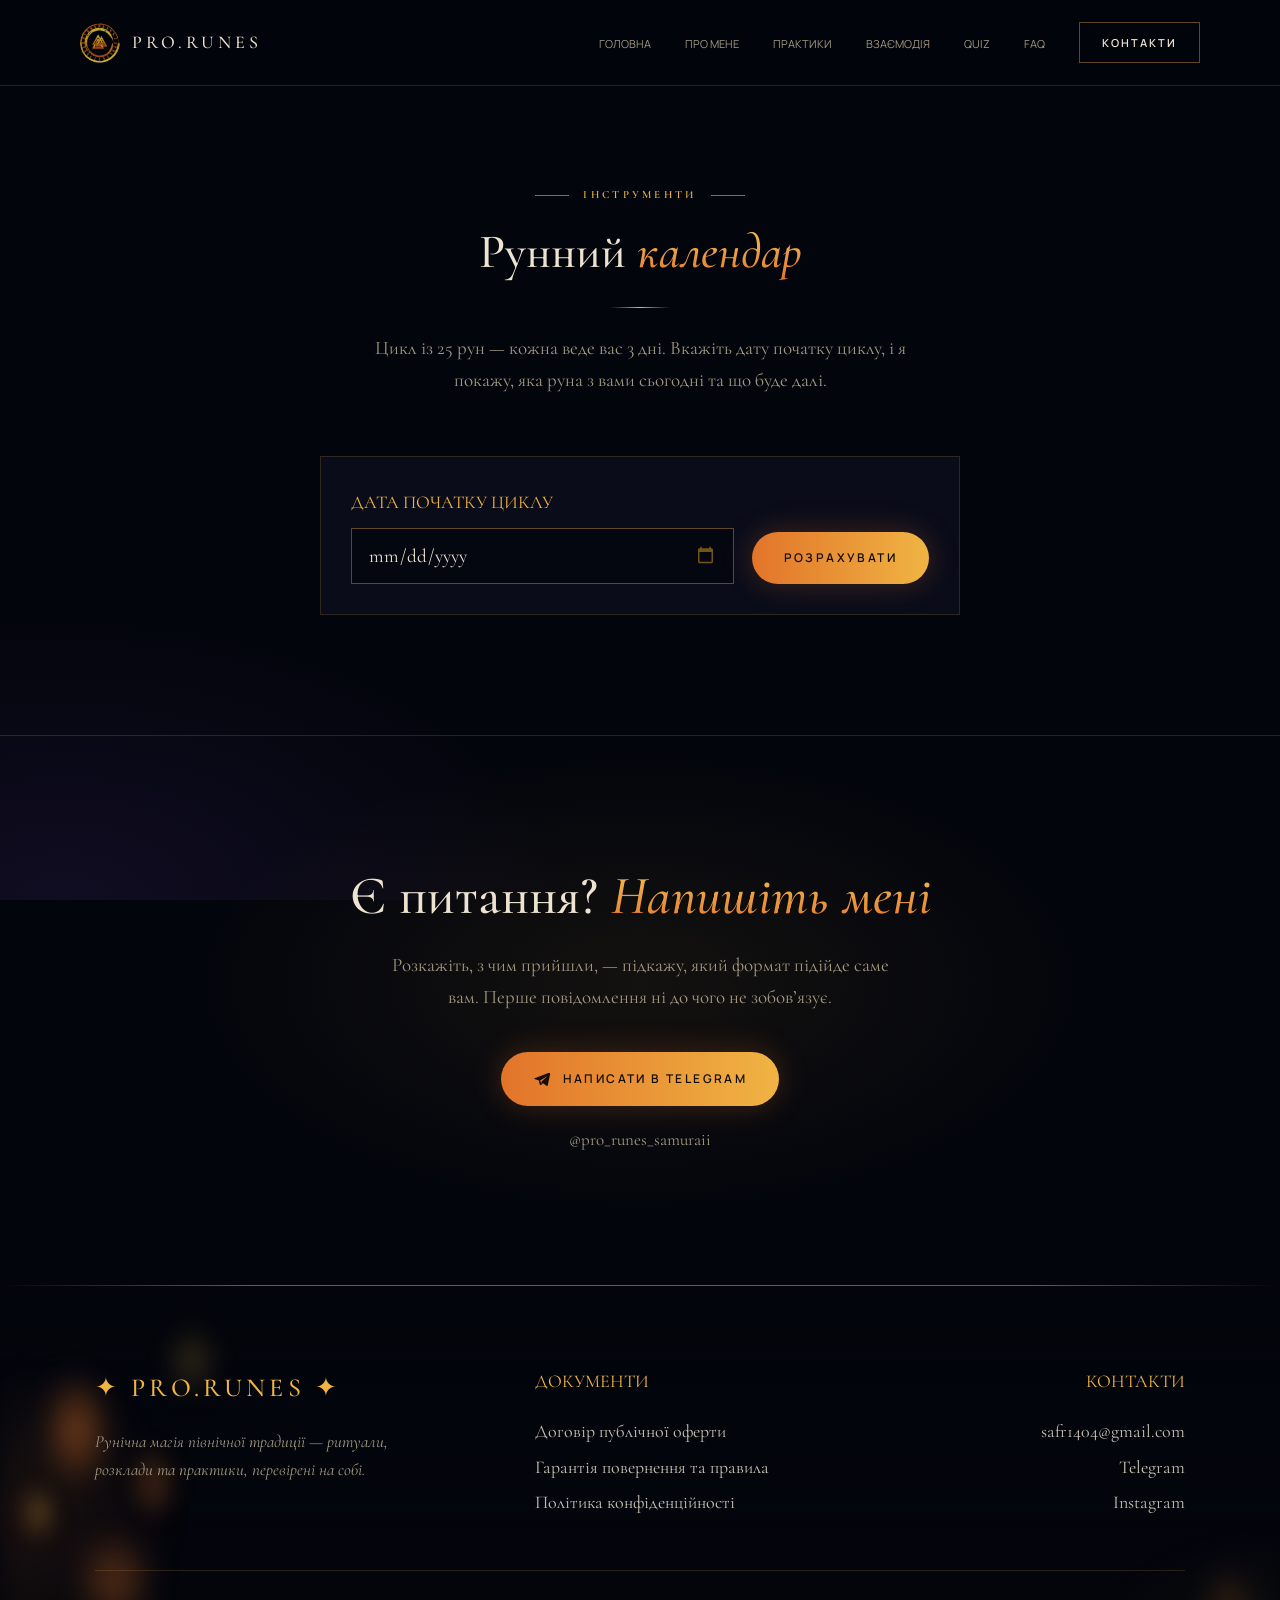
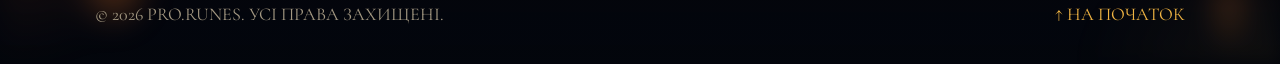
<file: runesday.html>
<!doctype html>
<html lang="en">
	<head>
		<meta charset="UTF-8">
		<meta name="viewport" content="width=device-width, initial-scale=1.0">
		<!-- <link rel="shortcut icon" href="@img/favicon.ico"> -->
		<link rel="icon" type="image/png" href="./assets/img/favicon-96x96.png" sizes="96x96">
		<link rel="icon" type="image/svg+xml" href="./assets/img/favicon.ico">
		<link rel="shortcut icon" href="./assets/img/favicon.ico">
		<link rel="apple-touch-icon" sizes="180x180" href="./assets/img/apple-touch-icon.png">
		<title>Runesday</title>
		<script type="module" crossorigin="" src="./js/runesday.min.js?v=1795865188392"></script>
		<link rel="modulepreload" crossorigin="" href="./js/main.min.js?v=1795865188392">
		<link rel="stylesheet" crossorigin="" href="./css/main.min.css?v=1795865188392">
		<link rel="stylesheet" crossorigin="" href="./css/runesday.min.css?v=1795865188392">
	</head>
	<body>
		<div class="wrapper">
			<header data-fls-header="" class="header">
				<div class="header__container">
					<div class="header__menu menu">
						<a href="index.html" class="menu__logo">
							<img src="./assets/img/logo.svg" alt="logo">
							<span>pro.runes</span>
						</a>
						<nav class="menu__body">
							<ul class="menu__list">
								<li class="menu__item">
									<a href="index.html" class="menu__link">Головна</a>
								</li>
								<li class="menu__item">
									<a href="#" data-fls-scrollto="#about" class="menu__link">Про мене</a>
								</li>
								<li class="menu__item">
									<a href="#" data-fls-scrollto="#tools" class="menu__link">Практики</a>
								</li>
								<li class="menu__item">
									<a href="#" data-fls-scrollto="#programs" class="menu__link">Взаємодія</a>
								</li>
								<li class="menu__item">
									<a href="runesgames.html" class="menu__link">Quiz</a>
								</li>
								<li class="menu__item">
									<a href="#" data-fls-scrollto="#faq" class="menu__link">FAQ</a>
								</li>
								<li class="menu__item">
									<a href="#" data-fls-scrollto="#contacts" class="menu__link menu__link--contact">Контакти</a>
								</li>
							</ul>
						</nav>
						<button type="button" data-fls-menu="" class="menu__icon icon-menu">
							<span></span>
						</button>
					</div>
					<!--
<fetch url="@components/layout/menu/menu.json">
<each loop='item in response'>
</each>
</fetch>
-->
				</div>
			</header>
			<main class="page page--runesday">
				<!-- ================= РУННИЙ КАЛЕНДАР ================= -->
				<section class="rc">
					<div class="rc__container">
						<div class="section-head">
							<div class="section-label section-label--center">Інструменти</div>
							<h1 class="section-title section-title--center">
								Рунний
								<em>календар</em>
							</h1>
							<span class="section-divider" aria-hidden="true"></span>
							<p class="section-sub">
								Цикл із 25 рун — кожна веде вас 3 дні. Вкажіть дату початку циклу, і я покажу, яка руна з вами сьогодні та що буде далі.
							</p>
						</div>
						<form class="rc__form" id="rcForm" novalidate>
							<label class="field">
								<span class="field__label">Дата початку циклу</span>
								<input class="field__input" type="date" id="rcStart" required>
							</label>
							<button class="btn btn--primary rc__submit" type="submit">Розрахувати</button>
						</form>
						<p class="rc__message" id="rcMessage" role="status" aria-live="polite" hidden></p>
						<div class="rc__result" id="rcResult" hidden>
							<!-- Руна сьогодні -->
							<article class="rc-today">
								<div class="rc-today__rune" id="rcGlyph" aria-hidden="true"></div>
								<div class="rc-today__body">
									<div class="rc-today__label" id="rcTodayLabel"></div>
									<h2 class="rc-today__name" id="rcName"></h2>
									<div class="rc-today__days" id="rcDays"></div>
									<ul class="rc-today__facts">
										<li>
											<span>Руна</span>
											<b id="rcNum"></b>
										</li>
										<li>
											<span>День циклу</span>
											<b id="rcCycleDay"></b>
										</li>
										<li>
											<span>Цикл</span>
											<b id="rcCycle"></b>
										</li>
									</ul>
									<p class="rc-today__next" id="rcNext"></p>
								</div>
							</article>
							<!-- Увесь цикл -->
							<div class="rc__cycle">
								<div class="rc__cycle-head">
									<h3 class="rc__subtitle">Поточний цикл</h3>
									<span class="rc__range" id="rcRange"></span>
								</div>
								<ol class="rc-grid" id="rcGrid"></ol>
							</div>
							<!-- Руна на дату -->
							<div class="rc__lookup">
								<h3 class="rc__subtitle">Руна на іншу дату</h3>
								<form class="rc__lookup-form" id="rcLookupForm" novalidate>
									<label class="field">
										<span class="field__label">Дата</span>
										<input class="field__input" type="date" id="rcTarget" required>
									</label>
									<button class="btn btn--outline rc__submit" type="submit">Показати руну</button>
								</form>
								<div class="rc__lookup-result" id="rcLookupResult" hidden></div>
							</div>
						</div>
					</div>
				</section>
			</main>
			<!-- ================= КОНТАКТ ================= -->
			<section data-fls-contacts="" class="contact" id="contacts">
				<div class="contact__runes" aria-hidden="true">
					<span style="--x: 6%; --d: 22s; --delay: 0s; --s: 14px">ᚨ</span>
					<span style="--x: 14%; --d: 28s; --delay: -6s; --s: 18px">ᚠ</span>
					<span style="--x: 24%; --d: 25s; --delay: -14s; --s: 12px">ᛉ</span>
					<span style="--x: 33%; --d: 30s; --delay: -3s; --s: 16px">ᚱ</span>
					<span style="--x: 45%; --d: 33s; --delay: -24s; --s: 11px">ᚹ</span>
					<span style="--x: 63%; --d: 27s; --delay: -9s; --s: 20px">ᛟ</span>
					<span style="--x: 72%; --d: 24s; --delay: -17s; --s: 13px">ᚲ</span>
					<span style="--x: 81%; --d: 29s; --delay: -4s; --s: 17px">ᛏ</span>
					<span style="--x: 90%; --d: 26s; --delay: -12s; --s: 15px">ᛒ</span>
					<span style="--x: 96%; --d: 31s; --delay: -20s; --s: 12px">ᛃ</span>
				</div>
				<div class="contact__container">
					<h2 class="contact__title">
						Є питання?
						<em>Напишіть мені</em>
					</h2>
					<p class="contact__text">
						Розкажіть, з чим прийшли, — підкажу, який формат підійде саме вам. Перше повідомлення ні до чого не зобов’язує.
					</p>
					<a href="https://t.me/pro_runes_samuraii" class="btn btn--primary contact__btn" target="_blank" rel="noopener">
						<svg class="contact__icon" viewbox="0 0 24 24" aria-hidden="true">
							<path d="M21.4 3.6 2.9 10.8c-1.3.5-1.2 1.2-.2 1.5l4.7 1.5 1.8 5.6c.2.6.4.8.9.8.4 0 .6-.2.9-.4l2.3-2.2 4.7 3.5c.9.5 1.5.2 1.7-.8l3.1-14.6c.3-1.3-.5-1.9-1.4-1.5ZM9.6 13.9l8.6-5.4c.4-.3.8-.1.5.2l-7.3 6.6-.3 3.1-1.5-4.5Z"></path>
						</svg>
						Написати в Telegram
					</a>
					<a href="https://t.me/pro_runes_samuraii" class="contact__handle" target="_blank" rel="noopener">@pro_runes_samuraii</a>
				</div>
			</section>
			<footer data-fls-footer="" class="footer">
				<div class="footer__container">
					<div class="footer__top">
						<div class="footer__brand">
							<a href="#top" class="footer__logo">✦ pro.runes ✦</a>
							<p class="footer__tagline">
								Рунічна магія північної традиції — ритуали, розклади та практики, перевірені на собі.
							</p>
						</div>
						<div class="footer__col">
							<div class="footer__title">Документи</div>
							<a href="#" class="footer__link">Договір публічної оферти</a>
							<a href="#" class="footer__link">Гарантія повернення та правила</a>
							<a href="#" class="footer__link">Політика конфіденційності</a>
						</div>
						<div class="footer__col footer__col--right">
							<div class="footer__title">Контакти</div>
							<a href="mailto:safr1404@gmail.com" class="footer__link">safr1404@gmail.com</a>
							<a href="https://t.me/pro_runes_samuraii" class="footer__link" target="_blank" rel="noopener">Telegram</a>
							<a href="https://instagram.com/pro.runes" class="footer__link" target="_blank" rel="noopener">Instagram</a>
						</div>
					</div>
					<div class="footer__bottom">
						<span>© 2026 pro.runes. Усі права захищені.</span>
						<a href="#top" class="footer__up">↑ На початок</a>
					</div>
				</div>
			</footer>
		</div>
	</body>
</html>
</file>
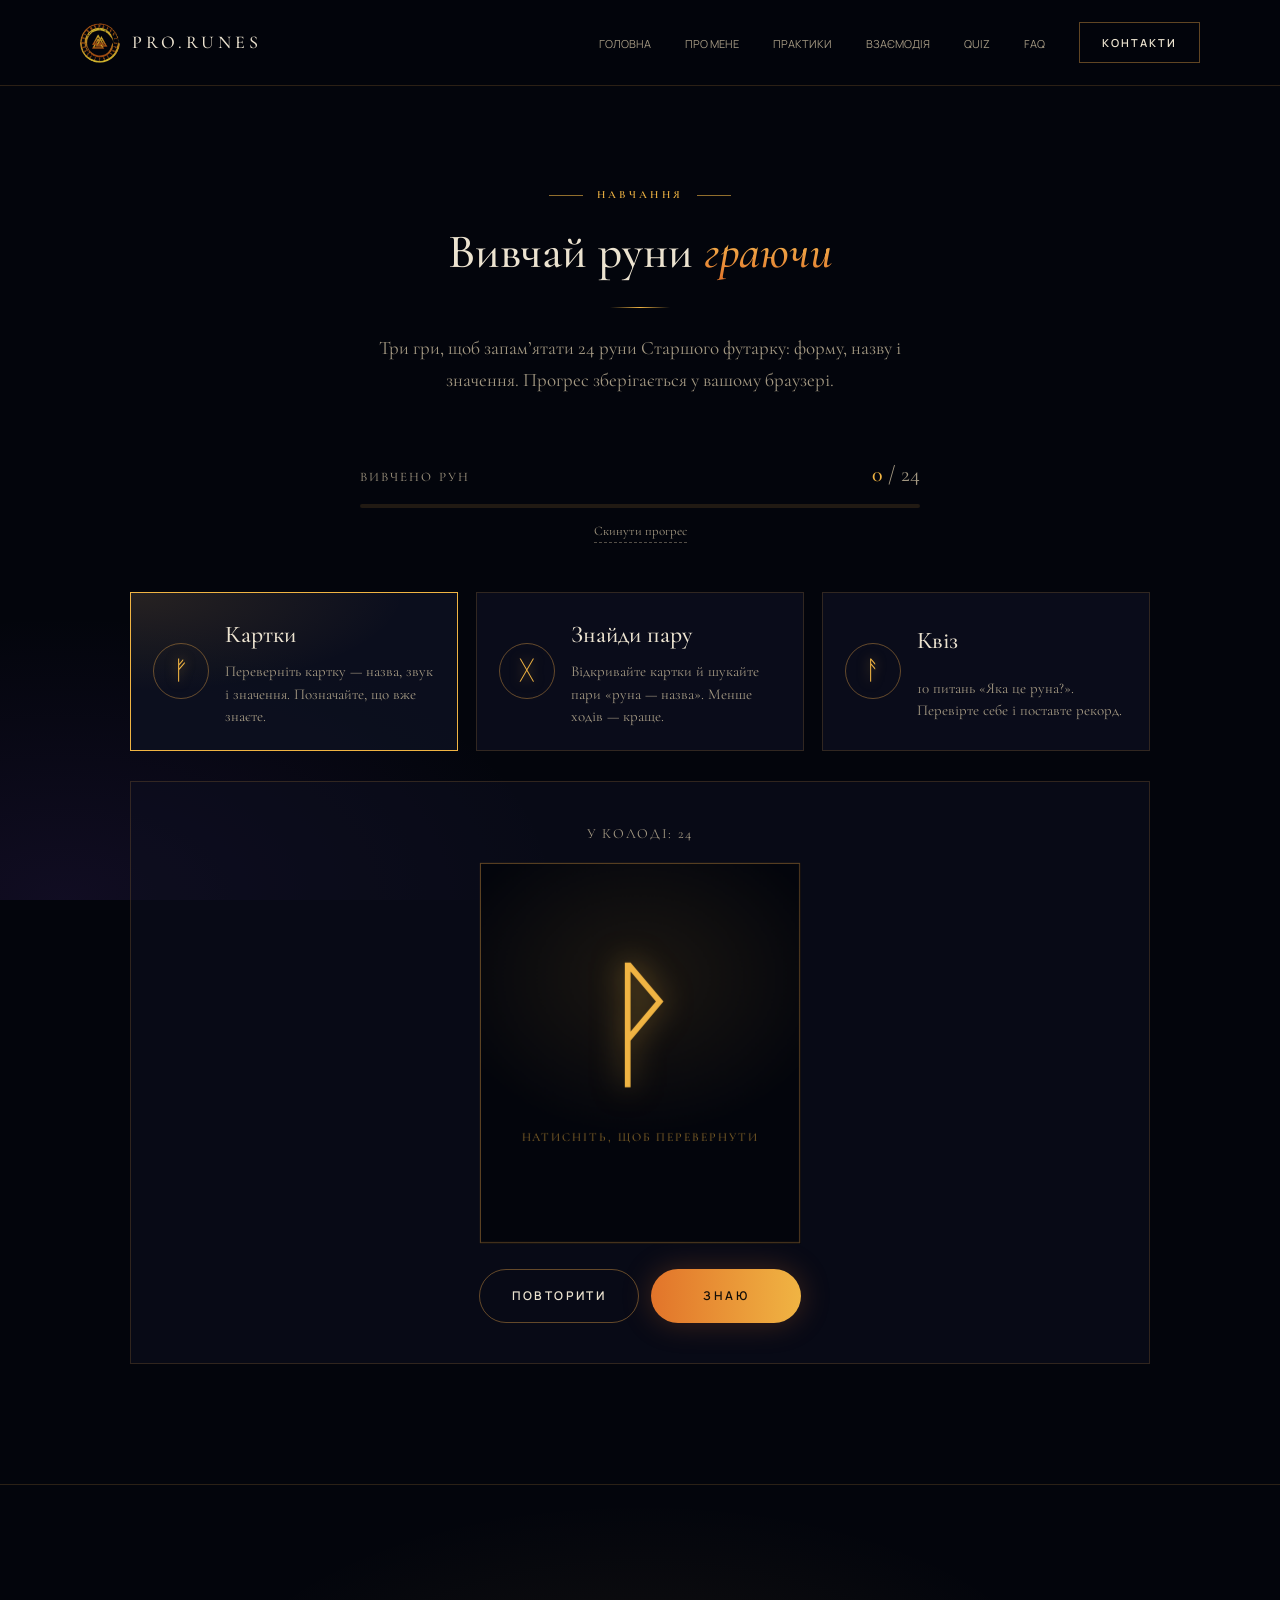
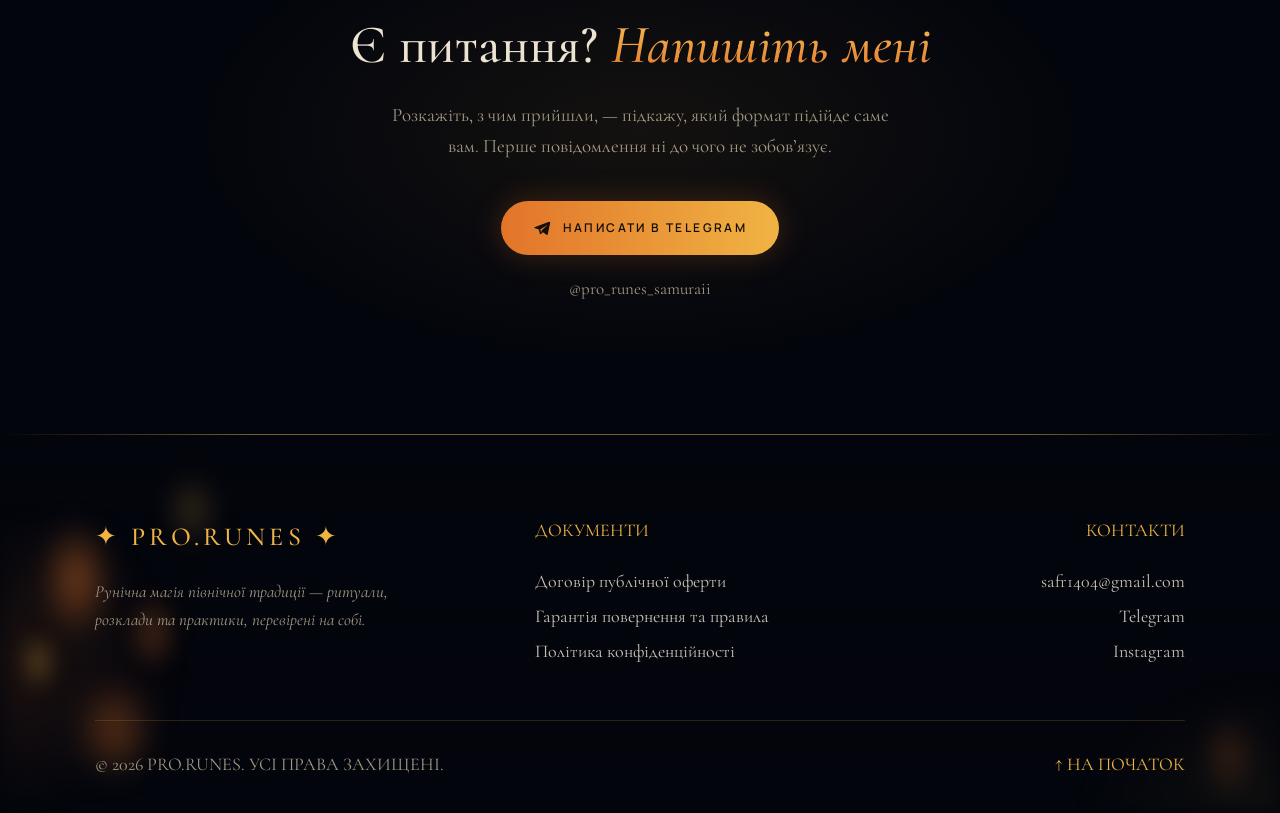
<file: runesgames.html>
<!doctype html>
<html lang="en">
	<head>
		<meta charset="UTF-8">
		<meta name="viewport" content="width=device-width, initial-scale=1.0">
		<!-- <link rel="shortcut icon" href="@img/favicon.ico"> -->
		<link rel="icon" type="image/png" href="./assets/img/favicon-96x96.png" sizes="96x96">
		<link rel="icon" type="image/svg+xml" href="./assets/img/favicon.ico">
		<link rel="shortcut icon" href="./assets/img/favicon.ico">
		<link rel="apple-touch-icon" sizes="180x180" href="./assets/img/apple-touch-icon.png">
		<title>Runesgames</title>
		<script type="module" crossorigin="" src="./js/runesgames.min.js?v=1795865188393"></script>
		<link rel="modulepreload" crossorigin="" href="./js/main.min.js?v=1795865188393">
		<link rel="stylesheet" crossorigin="" href="./css/main.min.css?v=1795865188393">
		<link rel="stylesheet" crossorigin="" href="./css/runesgames.min.css?v=1795865188393">
	</head>
	<body>
		<div class="wrapper">
			<header data-fls-header="" class="header">
				<div class="header__container">
					<div class="header__menu menu">
						<a href="index.html" class="menu__logo">
							<img src="./assets/img/logo.svg" alt="logo">
							<span>pro.runes</span>
						</a>
						<nav class="menu__body">
							<ul class="menu__list">
								<li class="menu__item">
									<a href="index.html" class="menu__link">Головна</a>
								</li>
								<li class="menu__item">
									<a href="#" data-fls-scrollto="#about" class="menu__link">Про мене</a>
								</li>
								<li class="menu__item">
									<a href="#" data-fls-scrollto="#tools" class="menu__link">Практики</a>
								</li>
								<li class="menu__item">
									<a href="#" data-fls-scrollto="#programs" class="menu__link">Взаємодія</a>
								</li>
								<li class="menu__item">
									<a href="runesgames.html" class="menu__link">Quiz</a>
								</li>
								<li class="menu__item">
									<a href="#" data-fls-scrollto="#faq" class="menu__link">FAQ</a>
								</li>
								<li class="menu__item">
									<a href="#" data-fls-scrollto="#contacts" class="menu__link menu__link--contact">Контакти</a>
								</li>
							</ul>
						</nav>
						<button type="button" data-fls-menu="" class="menu__icon icon-menu">
							<span></span>
						</button>
					</div>
					<!--
<fetch url="@components/layout/menu/menu.json">
<each loop='item in response'>
</each>
</fetch>
-->
				</div>
			</header>
			<main class="page page--runesgames">
				<!-- ================= ІГРИ: ВИВЧАЙ РУНИ ================= -->
				<section class="games">
					<div class="games__container">
						<div class="section-head">
							<div class="section-label section-label--center">Навчання</div>
							<h1 class="section-title section-title--center">
								Вивчай руни
								<em>граючи</em>
							</h1>
							<span class="section-divider" aria-hidden="true"></span>
							<p class="section-sub">
								Три гри, щоб запам’ятати 24 руни Старшого футарку: форму, назву і значення. Прогрес зберігається у вашому браузері.
							</p>
						</div>
						<!-- Загальний прогрес -->
						<div class="games-progress">
							<div class="games-progress__top">
								<span class="games-progress__label">Вивчено рун</span>
								<span class="games-progress__count">
									<b id="gmLearned">0</b>
									/ 24
								</span>
							</div>
							<div class="games-progress__bar">
								<span id="gmBar"></span>
							</div>
							<button class="games-progress__reset" type="button" id="gmReset">Скинути прогрес</button>
						</div>
						<!-- Вибір гри -->
						<div class="games-tabs" role="tablist">
							<button class="games-tab is-active" type="button" role="tab" aria-selected="true" data-game="cards">
								<span class="games-tab__icon" aria-hidden="true">ᚠ</span>
								<span class="games-tab__title">Картки</span>
								<span class="games-tab__text">Переверніть картку — назва, звук і значення. Позначайте, що вже знаєте.</span>
							</button>
							<button class="games-tab" type="button" role="tab" aria-selected="false" data-game="memory">
								<span class="games-tab__icon" aria-hidden="true">ᚷ</span>
								<span class="games-tab__title">Знайди пару</span>
								<span class="games-tab__text">Відкривайте картки й шукайте пари «руна — назва». Менше ходів — краще.</span>
							</button>
							<button class="games-tab" type="button" role="tab" aria-selected="false" data-game="quiz">
								<span class="games-tab__icon" aria-hidden="true">ᚨ</span>
								<span class="games-tab__title">Квіз</span>
								<span class="games-tab__text">10 питань «Яка це руна?». Перевірте себе і поставте рекорд.</span>
							</button>
						</div>
						<!-- Ігрове поле: вміст малює скрипт -->
						<div class="games-stage">
							<div class="games-panel" id="gmCards" data-panel="cards"></div>
							<div class="games-panel" id="gmMemory" data-panel="memory" hidden></div>
							<div class="games-panel" id="gmQuiz" data-panel="quiz" hidden></div>
						</div>
						<!-- Конкурс -->
						<!--
<div class="games-contest">
<span class="games-contest__rune" aria-hidden="true">ᛊ</span>
<div class="section-label section-label--center">Конкурси</div>
<h2 class="games-contest__title">Щотижневий квіз <em>у Telegram</em></h2>
<p class="games-contest__text">
Тренуйтесь тут — змагайтесь у каналі. Щотижня нові питання про руни, а найуважніші отримують розклад у подарунок.
</p>
<a href="https://t.me/pro_runes_samuraii" class="btn btn--primary" target="_blank" rel="noopener">Перейти в Telegram</a>
<p class="games-contest__more">Хочете не лише знати руни, а працювати з ними? <a href="index.html#programs">Подивіться курс</a></p>
</div>
-->
					</div>
				</section>
			</main>
			<!-- ================= КОНТАКТ ================= -->
			<section data-fls-contacts="" class="contact" id="contacts">
				<div class="contact__runes" aria-hidden="true">
					<span style="--x: 6%; --d: 22s; --delay: 0s; --s: 14px">ᚨ</span>
					<span style="--x: 14%; --d: 28s; --delay: -6s; --s: 18px">ᚠ</span>
					<span style="--x: 24%; --d: 25s; --delay: -14s; --s: 12px">ᛉ</span>
					<span style="--x: 33%; --d: 30s; --delay: -3s; --s: 16px">ᚱ</span>
					<span style="--x: 45%; --d: 33s; --delay: -24s; --s: 11px">ᚹ</span>
					<span style="--x: 63%; --d: 27s; --delay: -9s; --s: 20px">ᛟ</span>
					<span style="--x: 72%; --d: 24s; --delay: -17s; --s: 13px">ᚲ</span>
					<span style="--x: 81%; --d: 29s; --delay: -4s; --s: 17px">ᛏ</span>
					<span style="--x: 90%; --d: 26s; --delay: -12s; --s: 15px">ᛒ</span>
					<span style="--x: 96%; --d: 31s; --delay: -20s; --s: 12px">ᛃ</span>
				</div>
				<div class="contact__container">
					<h2 class="contact__title">
						Є питання?
						<em>Напишіть мені</em>
					</h2>
					<p class="contact__text">
						Розкажіть, з чим прийшли, — підкажу, який формат підійде саме вам. Перше повідомлення ні до чого не зобов’язує.
					</p>
					<a href="https://t.me/pro_runes_samuraii" class="btn btn--primary contact__btn" target="_blank" rel="noopener">
						<svg class="contact__icon" viewbox="0 0 24 24" aria-hidden="true">
							<path d="M21.4 3.6 2.9 10.8c-1.3.5-1.2 1.2-.2 1.5l4.7 1.5 1.8 5.6c.2.6.4.8.9.8.4 0 .6-.2.9-.4l2.3-2.2 4.7 3.5c.9.5 1.5.2 1.7-.8l3.1-14.6c.3-1.3-.5-1.9-1.4-1.5ZM9.6 13.9l8.6-5.4c.4-.3.8-.1.5.2l-7.3 6.6-.3 3.1-1.5-4.5Z"></path>
						</svg>
						Написати в Telegram
					</a>
					<a href="https://t.me/pro_runes_samuraii" class="contact__handle" target="_blank" rel="noopener">@pro_runes_samuraii</a>
				</div>
			</section>
			<footer data-fls-footer="" class="footer">
				<div class="footer__container">
					<div class="footer__top">
						<div class="footer__brand">
							<a href="#top" class="footer__logo">✦ pro.runes ✦</a>
							<p class="footer__tagline">
								Рунічна магія північної традиції — ритуали, розклади та практики, перевірені на собі.
							</p>
						</div>
						<div class="footer__col">
							<div class="footer__title">Документи</div>
							<a href="#" class="footer__link">Договір публічної оферти</a>
							<a href="#" class="footer__link">Гарантія повернення та правила</a>
							<a href="#" class="footer__link">Політика конфіденційності</a>
						</div>
						<div class="footer__col footer__col--right">
							<div class="footer__title">Контакти</div>
							<a href="mailto:safr1404@gmail.com" class="footer__link">safr1404@gmail.com</a>
							<a href="https://t.me/pro_runes_samuraii" class="footer__link" target="_blank" rel="noopener">Telegram</a>
							<a href="https://instagram.com/pro.runes" class="footer__link" target="_blank" rel="noopener">Instagram</a>
						</div>
					</div>
					<div class="footer__bottom">
						<span>© 2026 pro.runes. Усі права захищені.</span>
						<a href="#top" class="footer__up">↑ На початок</a>
					</div>
				</div>
			</footer>
		</div>
	</body>
</html>
</file>
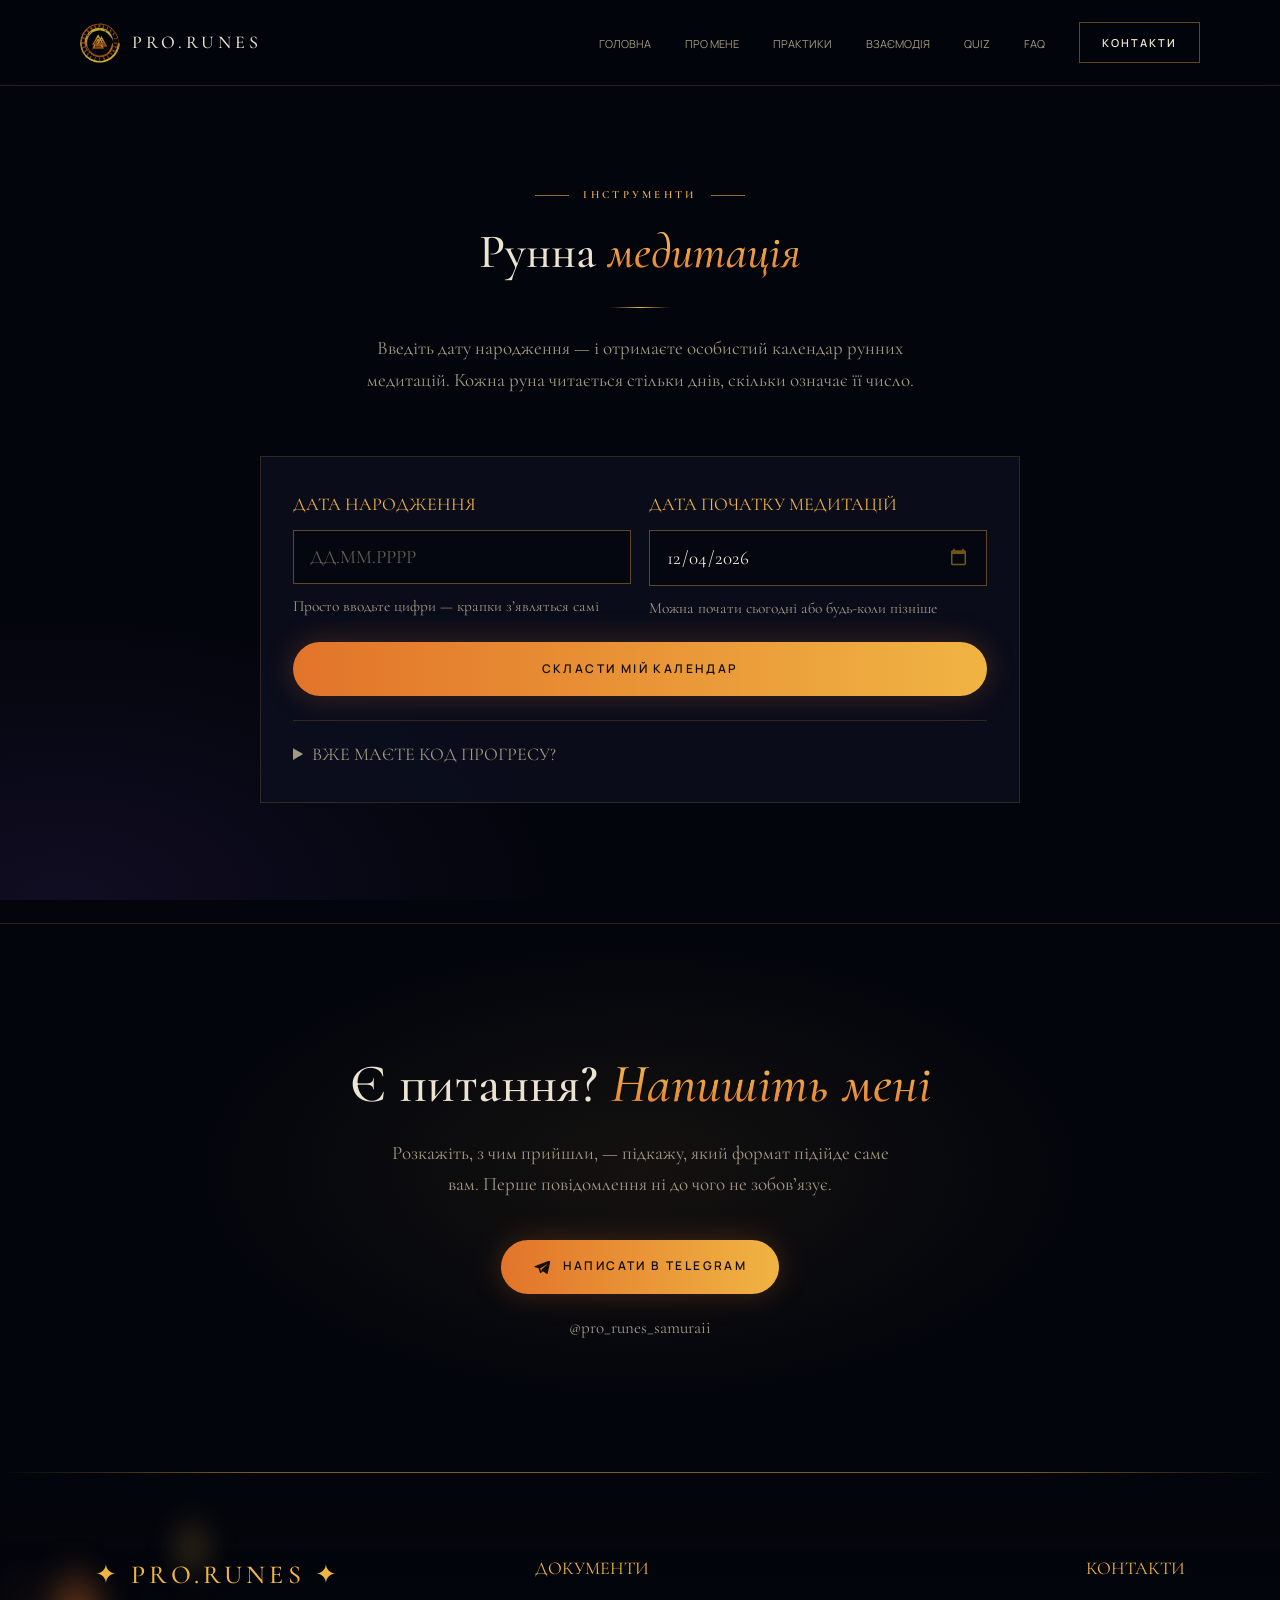
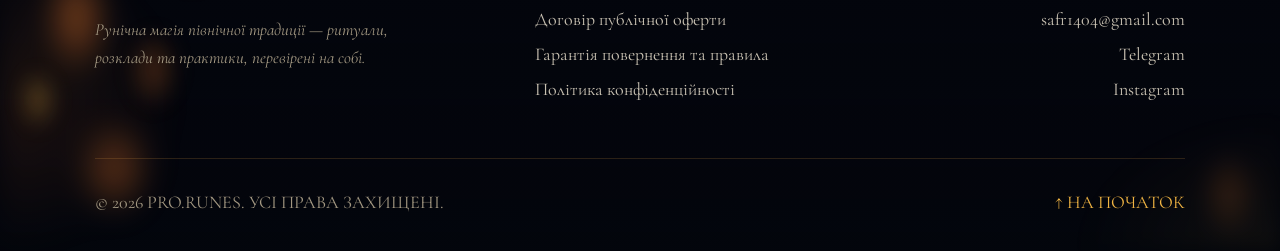
<file: runesmeditations.html>
<!doctype html>
<html lang="en">
	<head>
		<meta charset="UTF-8">
		<meta name="viewport" content="width=device-width, initial-scale=1.0">
		<!-- <link rel="shortcut icon" href="@img/favicon.ico"> -->
		<link rel="icon" type="image/png" href="./assets/img/favicon-96x96.png" sizes="96x96">
		<link rel="icon" type="image/svg+xml" href="./assets/img/favicon.ico">
		<link rel="shortcut icon" href="./assets/img/favicon.ico">
		<link rel="apple-touch-icon" sizes="180x180" href="./assets/img/apple-touch-icon.png">
		<title>Runesmeditations</title>
		<script type="module" crossorigin="" src="./js/runesmeditations.min.js?v=1795865188394"></script>
		<link rel="modulepreload" crossorigin="" href="./js/main.min.js?v=1795865188394">
		<link rel="stylesheet" crossorigin="" href="./css/main.min.css?v=1795865188394">
		<link rel="stylesheet" crossorigin="" href="./css/runesmeditations.min.css?v=1795865188394">
	</head>
	<body>
		<div class="wrapper">
			<header data-fls-header="" class="header">
				<div class="header__container">
					<div class="header__menu menu">
						<a href="index.html" class="menu__logo">
							<img src="./assets/img/logo.svg" alt="logo">
							<span>pro.runes</span>
						</a>
						<nav class="menu__body">
							<ul class="menu__list">
								<li class="menu__item">
									<a href="index.html" class="menu__link">Головна</a>
								</li>
								<li class="menu__item">
									<a href="#" data-fls-scrollto="#about" class="menu__link">Про мене</a>
								</li>
								<li class="menu__item">
									<a href="#" data-fls-scrollto="#tools" class="menu__link">Практики</a>
								</li>
								<li class="menu__item">
									<a href="#" data-fls-scrollto="#programs" class="menu__link">Взаємодія</a>
								</li>
								<li class="menu__item">
									<a href="runesgames.html" class="menu__link">Quiz</a>
								</li>
								<li class="menu__item">
									<a href="#" data-fls-scrollto="#faq" class="menu__link">FAQ</a>
								</li>
								<li class="menu__item">
									<a href="#" data-fls-scrollto="#contacts" class="menu__link menu__link--contact">Контакти</a>
								</li>
							</ul>
						</nav>
						<button type="button" data-fls-menu="" class="menu__icon icon-menu">
							<span></span>
						</button>
					</div>
					<!--
<fetch url="@components/layout/menu/menu.json">
<each loop='item in response'>
</each>
</fetch>
-->
				</div>
			</header>
			<main class="page page--runesmeditations">
				<!-- ================= РУННА МЕДИТАЦІЯ ================= -->
				<section class="md">
					<div class="md__container">
						<div class="section-head">
							<div class="section-label section-label--center">Інструменти</div>
							<h1 class="section-title section-title--center">
								Рунна
								<em>медитація</em>
							</h1>
							<span class="section-divider" aria-hidden="true"></span>
							<p class="section-sub">
								Введіть дату народження — і отримаєте особистий календар рунних медитацій. Кожна руна читається стільки днів, скільки означає її
					число.
							</p>
						</div>
						<!-- Крок 1: налаштування -->
						<section class="md-card md-setup" id="setup">
							<form class="md-form" id="form" novalidate>
								<label class="field">
									<span class="field__label">Дата народження</span>
									<input class="field__input" type="text" id="dob" inputmode="numeric" pattern="[0-9.]*" maxlength="10" placeholder="ДД.ММ.РРРР" autocomplete="bday" required>
									<span class="small">Просто вводьте цифри — крапки з’являться самі</span>
								</label>
								<label class="field">
									<span class="field__label">Дата початку медитацій</span>
									<input class="field__input" type="date" id="start" required>
									<span class="small">Можна почати сьогодні або будь-коли пізніше</span>
								</label>
								<p class="error" id="err" hidden></p>
								<button class="btn btn--primary md-form__submit" type="submit">Скласти мій календар</button>
							</form>
							<details class="md-restore">
								<summary>Вже маєте код прогресу?</summary>
								<div class="code-row">
									<input class="field__input" type="text" id="restoreInput" placeholder="Вставте свій код">
									<button class="btn btn--outline" type="button" id="restoreBtn">Відновити</button>
								</div>
							</details>
						</section>
						<!-- Крок 2: план -->
						<div class="md-plan" id="plan" hidden>
							<section class="md-card">
								<div class="md-card__label">Ваш рунічний код</div>
								<div class="runes" id="runes"></div>
								<p class="small md-formula" id="formula"></p>
							</section>
							<p class="md-notice" id="notice" role="status" aria-live="polite" hidden></p>
							<section class="md-card md-today-card" id="todayCard">
								<div class="today" id="today"></div>
								<div class="bar">
									<i id="barFill"></i>
								</div>
								<div class="stats">
									<span id="statDone"></span>
									<span id="statPlan"></span>
								</div>
								<div class="actions">
									<button class="btn btn--primary" id="markBtn" type="button">Відмітити сьогоднішню медитацію</button>
									<button class="btn btn--outline" id="undoBtn" type="button">Скасувати сьогоднішню відмітку</button>
								</div>
							</section>
							<section class="md-card">
								<h2 class="md-card__title">Календар</h2>
								<p class="small md-card__text">
									Цикл проходиться
									<b>3 кола поспіль</b>
									, щодня без перерви. Відмічати можна лише сьогоднішній день.
									<b>Пропустили день — цикл починається заново.</b>
								</p>
								<div id="calendar"></div>
							</section>
							<section class="md-card">
								<h2 class="md-card__title">Не загубити прогрес</h2>
								<p class="small md-card__text">
									Щоб не пропустити день, увімкніть щоденне нагадування в календарі. Прогрес зберігається в цьому браузері. Щоб відкрити його на
						іншому телефоні, збережіть код — він оновлюється з кожною відміткою.
								</p>
								<div class="code-row">
									<input class="field__input" type="text" id="codeOut" readonly>
									<button class="btn btn--outline" type="button" id="copyBtn">Копіювати</button>
								</div>
								<div class="actions md-reminder">
									<label class="field md-reminder__time">
										<span class="field__label">Час нагадування</span>
										<input class="field__input" type="time" id="remTime" value="08:00">
									</label>
									<a class="btn btn--outline" id="gcal" target="_blank" rel="noopener">Додати в Google Календар</a>
									<button class="btn btn--outline md-reset" type="button" id="resetBtn">Почати заново</button>
								</div>
							</section>
						</div>
					</div>
				</section>
			</main>
			<!-- ================= КОНТАКТ ================= -->
			<section data-fls-contacts="" class="contact" id="contacts">
				<div class="contact__runes" aria-hidden="true">
					<span style="--x: 6%; --d: 22s; --delay: 0s; --s: 14px">ᚨ</span>
					<span style="--x: 14%; --d: 28s; --delay: -6s; --s: 18px">ᚠ</span>
					<span style="--x: 24%; --d: 25s; --delay: -14s; --s: 12px">ᛉ</span>
					<span style="--x: 33%; --d: 30s; --delay: -3s; --s: 16px">ᚱ</span>
					<span style="--x: 45%; --d: 33s; --delay: -24s; --s: 11px">ᚹ</span>
					<span style="--x: 63%; --d: 27s; --delay: -9s; --s: 20px">ᛟ</span>
					<span style="--x: 72%; --d: 24s; --delay: -17s; --s: 13px">ᚲ</span>
					<span style="--x: 81%; --d: 29s; --delay: -4s; --s: 17px">ᛏ</span>
					<span style="--x: 90%; --d: 26s; --delay: -12s; --s: 15px">ᛒ</span>
					<span style="--x: 96%; --d: 31s; --delay: -20s; --s: 12px">ᛃ</span>
				</div>
				<div class="contact__container">
					<h2 class="contact__title">
						Є питання?
						<em>Напишіть мені</em>
					</h2>
					<p class="contact__text">
						Розкажіть, з чим прийшли, — підкажу, який формат підійде саме вам. Перше повідомлення ні до чого не зобов’язує.
					</p>
					<a href="https://t.me/pro_runes_samuraii" class="btn btn--primary contact__btn" target="_blank" rel="noopener">
						<svg class="contact__icon" viewbox="0 0 24 24" aria-hidden="true">
							<path d="M21.4 3.6 2.9 10.8c-1.3.5-1.2 1.2-.2 1.5l4.7 1.5 1.8 5.6c.2.6.4.8.9.8.4 0 .6-.2.9-.4l2.3-2.2 4.7 3.5c.9.5 1.5.2 1.7-.8l3.1-14.6c.3-1.3-.5-1.9-1.4-1.5ZM9.6 13.9l8.6-5.4c.4-.3.8-.1.5.2l-7.3 6.6-.3 3.1-1.5-4.5Z"></path>
						</svg>
						Написати в Telegram
					</a>
					<a href="https://t.me/pro_runes_samuraii" class="contact__handle" target="_blank" rel="noopener">@pro_runes_samuraii</a>
				</div>
			</section>
			<footer data-fls-footer="" class="footer">
				<div class="footer__container">
					<div class="footer__top">
						<div class="footer__brand">
							<a href="#top" class="footer__logo">✦ pro.runes ✦</a>
							<p class="footer__tagline">
								Рунічна магія північної традиції — ритуали, розклади та практики, перевірені на собі.
							</p>
						</div>
						<div class="footer__col">
							<div class="footer__title">Документи</div>
							<a href="#" class="footer__link">Договір публічної оферти</a>
							<a href="#" class="footer__link">Гарантія повернення та правила</a>
							<a href="#" class="footer__link">Політика конфіденційності</a>
						</div>
						<div class="footer__col footer__col--right">
							<div class="footer__title">Контакти</div>
							<a href="mailto:safr1404@gmail.com" class="footer__link">safr1404@gmail.com</a>
							<a href="https://t.me/pro_runes_samuraii" class="footer__link" target="_blank" rel="noopener">Telegram</a>
							<a href="https://instagram.com/pro.runes" class="footer__link" target="_blank" rel="noopener">Instagram</a>
						</div>
					</div>
					<div class="footer__bottom">
						<span>© 2026 pro.runes. Усі права захищені.</span>
						<a href="#top" class="footer__up">↑ На початок</a>
					</div>
				</div>
			</footer>
		</div>
	</body>
</html>
</file>
<file: css/main.min.css>
@import "https://fonts.googleapis.com/css?family=Cormorant+Garamond:300,regular,500,600,700,300italic,italic,500italic,600italic,700italic";@import "https://fonts.googleapis.com/css?family=Manrope:200,300,regular,500,600,700,800";*{padding:0;margin:0;border:0}*,:after,:before{box-sizing:border-box}:after,:before,a,label{display:inline-block}body,html{height:100%}body{line-height:1;scrollbar-gutter:stable;-ms-text-size-adjust:100%;-moz-text-size-adjust:100%;-webkit-text-size-adjust:100%;-webkit-font-smoothing:antialiased;-moz-osx-font-smoothing:grayscale;min-height:100vh;min-width:20rem;color:#ece3d0;font-family:Cormorant Garamond,Georgia,serif;font-size:1.125rem;line-height:1.7;background:radial-gradient(ellipse 55% 45% at 5% 100%,rgba(100,60,170,.14),transparent 70%),#03050c;background-attachment:fixed}button,input,textarea{font-family:inherit;font-size:inherit;line-height:inherit;color:inherit;background-color:transparent}input,textarea{width:100%}button,option,select{cursor:pointer}a{color:inherit;text-decoration:none}ul li{list-style:none}img{max-width:100%;height:auto;vertical-align:middle}h1,h2,h3,h4,h5,h6{font-weight:inherit;font-size:inherit}address{font-style:normal}[data-fls-scrolllock] body{overflow:hidden;touch-action:none;overscroll-behavior:none}.wrapper{min-height:100%;display:flex;flex-direction:column;overflow:clip}.wrapper>main{flex:1 1 auto}.field,.wrapper>*{min-width:0}[class*=__container]{max-width:71.875rem;margin:0 auto;padding-left:.9375rem;padding-right:.9375rem}.section-label{display:flex;align-items:center;gap:.875rem;margin-bottom:1.375rem;text-transform:uppercase;color:#f0b443;font-size:.6875rem;font-weight:600;letter-spacing:.3em}.section-label:after,.section-label:before{content:"";width:2.125rem;height:.0625rem;background:rgba(240,180,67,.6)}.section-title{margin:0 0 1.875rem;font-family:Cormorant Garamond,Georgia,serif;font-size:calc(clamp(2.125rem,4vw,3rem));font-weight:500;line-height:1.08;color:#ece3d0}.section-title em{display:block;font-style:italic;background:linear-gradient(180deg,#f7c75a,#e2742a);-webkit-background-clip:text;background-clip:text;color:transparent}.section-head{display:flex;flex-direction:column;align-items:center;margin-bottom:3.75rem;text-align:center}.btn,.section-label--center{justify-content:center}.section-title--center{margin-bottom:0}.section-title--center em{display:inline}.section-divider{display:block;width:3.75rem;height:.0625rem;margin:1.75rem 0 1.5rem;background:linear-gradient(90deg,transparent,#f0b443,transparent)}.section-sub{max-width:35rem;margin:0;font-size:1.1875rem;color:#a39882}.btn{display:inline-flex;align-items:center;min-height:3.375rem;padding:0 2rem;border-radius:62.4375rem;white-space:nowrap;font-family:Manrope,system-ui,sans-serif;font-size:.75rem;font-weight:600;letter-spacing:.2em;text-transform:uppercase;transition:box-shadow .3s,border-color .3s,transform .3s,color .3s}.btn--primary{background:linear-gradient(90deg,#e2742a,#f0b443);color:#150f08;box-shadow:0 0 1.875rem rgba(226,116,42,.25)}.btn--primary:hover{box-shadow:0 0 2.75rem rgba(226,116,42,.45);transform:translateY(-.0625rem)}.btn--outline{border:.0625rem solid rgba(226,160,70,.42);color:#ece3d0}.btn--outline:hover{border-color:#f0b443;color:#f0b443}.field{display:flex;flex-direction:column;gap:.625rem}.field__label{text-transform:uppercase;color:#f0b443}.field__input{display:block;min-width:0;max-width:100%;-webkit-appearance:none;appearance:none;line-height:3.25rem;width:100%;min-height:3.25rem;padding:0 1rem;border:.0625rem solid rgba(226,160,70,.42);border-radius:0;background:rgba(3,5,12,.7);font-family:Cormorant Garamond,Georgia,serif;font-size:1.1875rem;color:#ece3d0;color-scheme:dark;transition:border-color .25s,box-shadow .25s}.field__input::placeholder{color:rgba(163,152,130,.6)}.field__input::-webkit-date-and-time-value{text-align:left;margin:0}.field__input::-webkit-calendar-picker-indicator{filter:invert(70%) sepia(60%) saturate(500%) hue-rotate(5deg);cursor:pointer}.field__input:focus{outline:none;border-color:#f0b443;box-shadow:0 0 0 .1875rem rgba(240,180,67,.12)}.sky{position:fixed;inset:0;z-index:0;width:100%;height:100%;pointer-events:none}@keyframes rune-float{0%{transform:translateY(0) rotate(-8deg);opacity:0}15%{opacity:.6}50%{transform:translateY(-16.25rem) translateX(.875rem) rotate(6deg)}85%{opacity:.4}to{transform:translateY(-35rem) translateX(-.625rem) rotate(-4deg);opacity:0}}.reveal{opacity:0;transform:translateY(1.5rem);transition:opacity .9s,transform .9s}.reveal.is-visible{opacity:1;transform:none}@keyframes hero-glow{0%,to{opacity:.75}50%{opacity:1}}.menu{justify-content:space-between;gap:1.25rem}.menu,.menu__list,.menu__logo{display:flex;align-items:center}.menu__logo{position:relative;z-index:4;gap:.75rem}.menu__logo span{font-weight:500;letter-spacing:.25rem;text-transform:uppercase}.menu__list{flex-wrap:wrap;gap:2.125rem;color:#a39882}.menu__link{position:relative;font-family:Manrope,system-ui,sans-serif;text-transform:uppercase;font-size:.6875rem;transition:color .25s}.menu__link--contact{color:#ece3d0;font-weight:600;line-height:1.2;letter-spacing:.125rem;border:.0625rem solid rgba(226,160,70,.42);padding:.8125rem 1.375rem}.menu__link:after{content:"";position:absolute;left:0;right:0;bottom:-.5rem;height:.0625rem;background:#f0b443;transform:scaleX(0);transition:transform .3s}.menu__link:hover{color:#ece3d0}.menu__link:hover:after{transform:scaleX(1)}.icon-menu{display:none}.header{position:sticky;top:0;z-index:20;background:rgba(3,5,12,.72);backdrop-filter:blur(.75rem);border-bottom:.0625rem solid rgba(226,160,70,.18);padding-block:1.375rem}.footer{position:relative;isolation:isolate;overflow:hidden;background:linear-gradient(180deg,rgba(20,14,8,.6),#110c07 40%,#0b0805);border-top:.0625rem solid;border-image:linear-gradient(90deg,transparent,rgba(240,180,67,.5) 20%,rgba(240,180,67,.5) 80%,transparent) 1}.footer:after,.footer:before{content:"";position:absolute;inset:0;z-index:-1;pointer-events:none}.footer:before{background:radial-gradient(ellipse 2.125rem 3.75rem at 6% 38%,rgba(226,116,42,.55),transparent),radial-gradient(ellipse 2.5rem 3.25rem at 9% 78%,rgba(226,116,42,.4),transparent),radial-gradient(ellipse 1.375rem 2.25rem at 15% 20%,rgba(240,180,67,.3),transparent),radial-gradient(ellipse 16.25rem 13.75rem at 0 60%,rgba(226,116,42,.12),transparent 70%);filter:blur(.875rem);animation:footer-flicker 5s ease-in-out infinite alternate}.footer:after{background:radial-gradient(ellipse 1.125rem 1.875rem at 3% 60%,rgba(240,180,67,.35),transparent),radial-gradient(ellipse 1.625rem 2.625rem at 12% 52%,rgba(226,116,42,.3),transparent),radial-gradient(ellipse 1.875rem 2.875rem at 96% 85%,rgba(226,116,42,.18),transparent),radial-gradient(ellipse 18.75rem 12.5rem at 100% 100%,rgba(240,180,67,.06),transparent 70%);filter:blur(.625rem);animation:footer-flicker 7s ease-in-out 1.5s infinite alternate-reverse}@keyframes footer-flicker{0%{opacity:.55;transform:translateY(0) scale(1)}40%{opacity:.9;transform:translateY(-.25rem) scale(1.03)}70%{opacity:.7;transform:translateY(.125rem) scale(.99)}to{opacity:1;transform:translateY(-.125rem) scale(1.02)}}.footer{border-top:.0625rem solid rgba(226,160,70,.42);background:linear-gradient(180deg,rgba(3,5,12,.4),rgba(3,5,12,.9))}.footer__container{margin:0 auto;padding:5rem 1.875rem 2.125rem}.footer__top{display:grid;grid-template-columns:1.3fr 1fr 1fr;gap:3.125rem;padding-bottom:3.125rem;border-bottom:.0625rem solid rgba(226,160,70,.18)}.footer__logo{display:inline-block;font-family:Cormorant Garamond,Georgia,serif;font-size:1.625rem;font-weight:500;letter-spacing:.16em;text-transform:uppercase;color:#f0b443}.footer__tagline{max-width:20rem;margin:1.125rem 0 0;font-size:1.0625rem;font-style:italic;line-height:1.65;color:#a39882}.footer__col{display:flex;flex-direction:column;align-items:flex-start}.footer__col--right{align-items:flex-end;text-align:right}.footer__title{margin-bottom:1.125rem;text-transform:uppercase;color:#f0b443}.footer__link{padding:.3125rem 0;font-size:1.125rem;line-height:1.4;color:#ece3d0;opacity:.85;transition:color .25s,opacity .25s}.footer__link:hover{color:#f0b443;opacity:1}.footer__legal{display:flex;flex-direction:column;gap:.25rem;margin-top:1.375rem;text-transform:uppercase;text-transform:none;line-height:1.6;color:#a39882}.footer__legal strong{font-weight:700;color:#ece3d0;opacity:.8}.footer__bottom{display:flex;flex-wrap:wrap;justify-content:space-between;gap:.875rem;padding-top:1.75rem;text-transform:uppercase;color:#a39882}.footer__up{color:#f0b443;transition:color .25s}.footer__up:hover{color:#f7c75a}.contact{position:relative;overflow:hidden;isolation:isolate;border-top:.0625rem solid rgba(226,160,70,.18);background:radial-gradient(ellipse 50% 60% at 50% 45%,rgba(240,180,67,.07),transparent 70%)}.contact__container{display:flex;flex-direction:column;align-items:center;max-width:45rem;margin:0 auto;padding:8.125rem 1.875rem;text-align:center}.contact__title{margin:0;font-family:Cormorant Garamond,Georgia,serif;font-size:calc(clamp(2.25rem,4.4vw,3.375rem));font-weight:500;line-height:1.1;color:#ece3d0}.contact__title em{font-style:italic;background:linear-gradient(180deg,#f7c75a,#e2742a);-webkit-background-clip:text;background-clip:text;color:transparent}.contact__text{max-width:32.5rem;margin:1.5rem 0 2.5rem;font-size:1.1875rem;line-height:1.65;color:#a39882}.contact__btn{gap:.75rem}.contact__icon{width:1.125rem;height:1.125rem;fill:currentColor;flex-shrink:0}.contact__handle{margin-top:1.25rem;font-size:1.0625rem;color:#a39882;transition:color .3s}.contact__handle:hover{color:#f0b443}.contact__runes{position:absolute;inset:0;z-index:-1;pointer-events:none}.contact__runes span{position:absolute;left:var(--x);bottom:-3.75rem;font-family:Noto Sans Runic,Cormorant Garamond,Georgia,serif;font-size:var(--s);line-height:1;color:#f0b443;opacity:0;text-shadow:0 0 .75rem rgba(226,116,42,.6);animation:rune-float var(--d) linear var(--delay) infinite}@media(max-width:61.99875em){.footer__top{grid-template-columns:1fr 1fr}.footer__brand{grid-column:1/-1}}@media(max-width:47.99875em) and (any-hover:none){.icon-menu{cursor:default}}@media(max-width:47.99875em){.btn{width:100%}.menu__body{height:100svh;overflow:auto;padding:6.25rem .9375rem 1.875rem;background-color:#0d1020;border-bottom:.0625rem solid rgba(226,160,70,.18)}.menu__body,.menu__body:before{position:fixed;width:100%;left:-100%;top:0;transition:left .3s}.menu__body:before{content:"";height:4.375rem;z-index:2}[data-fls-menu-open] .menu__body,[data-fls-menu-open] .menu__body:before{left:0}.menu__list{flex-direction:column;align-items:flex-end}.menu__link--contact,.menu__list{font-size:1.625rem}.icon-menu{display:block;position:relative;width:1.875rem;height:1.125rem;z-index:5}.icon-menu span,.icon-menu:after,.icon-menu:before{content:"";transition:all .3s;right:0;position:absolute;width:100%;height:.125rem;background-color:#f0b443}.icon-menu:before{top:0}.icon-menu:after{bottom:0}.icon-menu span{top:calc(50% - .0625rem)}[data-fls-menu-open] .icon-menu span{width:0}[data-fls-menu-open] .icon-menu:before{top:calc(50% - .0625rem);transform:rotate(-45deg)}[data-fls-menu-open] .icon-menu:after{bottom:calc(50% - .0625rem);transform:rotate(45deg)}.footer:after,.footer:before{opacity:.7}.footer__container{padding:4rem 1rem 1.75rem}.footer__top{grid-template-columns:1fr;gap:2.5rem}.footer__col--right{align-items:flex-start;text-align:left}.contact__container{padding:5.625rem 1rem}.contact__title em{display:block}.contact__runes span:nth-child(2n){display:none}}@media(prefers-reduced-motion:reduce){.contact__runes span{animation:none;opacity:.2;bottom:40%}*,:after,:before{transition:none!important;animation:none!important}.footer:after,.footer:before{animation:none}}
</file>
<file: css/index.min.css>
[data-fls-spollers] summary{list-style:none}[data-fls-spollers] summary::-webkit-details-marker,[data-fls-spollers] summary::marker{display:none}.spollers{display:grid;gap:.9375rem}.spollers__item{font-size:1.25rem}.spollers__title{width:100%;cursor:default;text-align:left;border:.0625rem solid #eee;padding:.625rem .9375rem;border-radius:.3125rem;position:relative;list-style:none}.spollers__title::-webkit-details-marker,.spollers__title::marker{display:none}.--spoller-init .spollers__title{cursor:pointer}.--spoller-init .spollers__title:after,.--spoller-init .spollers__title:before{content:"";position:absolute;right:.625rem;top:50%;background-color:#000;height:.125rem;width:.9375rem;transition:transform .5s}.--spoller-init .spollers__title:before{transform:translate(-75%,-50%) rotate(40deg)}.--spoller-init .spollers__title:after{transform:translateY(-50%) rotate(-40deg)}.--spoller-init .spollers__title.--spoller-active:before{transform:translateX(-75%) rotate(-40deg)}.--spoller-init .spollers__title.--spoller-active:after{transform:rotate(40deg)}.spollers__body{padding:1.25rem;border-radius:.3125rem;border:.0625rem solid #eee}.quiz-banner{border-top:.0625rem solid rgba(226,160,70,.18)}.quiz-banner__container{max-width:67.5rem;margin:0 auto;padding:6.25rem 1.875rem}.quiz-banner__box{display:grid;grid-template-columns:21.25rem minmax(0,1fr);align-items:center;gap:3.75rem}.quiz-banner__fan{position:relative;display:block;height:15.625rem}.quiz-banner__card{position:absolute;left:50%;bottom:.625rem;display:grid;place-items:start;padding:.875rem 0 0 1rem;width:7.25rem;height:10.25rem;margin-left:-3.625rem;border:.0625rem solid rgba(226,160,70,.42);border-radius:.375rem;background:radial-gradient(90% 60% at 50% 35%,rgba(240,180,67,.14),transparent 70%),#03050c;box-shadow:0 .625rem 1.875rem rgba(0,0,0,.5);font-family:Noto Sans Runic,Cormorant Garamond,Georgia,serif;font-size:2.5rem;line-height:1;color:#f0b443;text-shadow:0 0 1rem rgba(240,180,67,.55);transform-origin:50% 120%;transition:transform .5s cubic-bezier(.2,.7,.2,1)}.quiz-banner__card--1{transform:rotate(-21deg) translateX(-1.625rem)}.quiz-banner__card--2{transform:rotate(-7deg) translateX(-.5625rem)}.quiz-banner__card--3{transform:rotate(7deg) translateX(.5625rem)}.quiz-banner__card--4{transform:rotate(21deg) translateX(1.625rem);place-items:center;padding:0;border-color:transparent;background:linear-gradient(160deg,#f7c75a,#e2742a);font-family:Cormorant Garamond,Georgia,serif;font-size:4.375rem;font-weight:500;color:#03050c;text-shadow:none;box-shadow:0 .625rem 1.875rem rgba(0,0,0,.5),0 0 1.875rem rgba(240,180,67,.25)}.quiz-banner__fan:hover .quiz-banner__card--1{transform:rotate(-30deg) translateX(-2.125rem) translateY(-.375rem)}.quiz-banner__fan:hover .quiz-banner__card--2{transform:rotate(-10deg) translateX(-.75rem) translateY(-.875rem)}.quiz-banner__fan:hover .quiz-banner__card--3{transform:rotate(10deg) translateX(.75rem) translateY(-.875rem)}.quiz-banner__fan:hover .quiz-banner__card--4{transform:rotate(30deg) translateX(2.125rem) translateY(-.375rem)}.quiz-banner__label{display:inline-block;font-size:.8125rem;letter-spacing:.18em;text-transform:uppercase;color:#f0b443}.quiz-banner__title{margin:.75rem 0 0;font-family:Cormorant Garamond,Georgia,serif;font-size:calc(clamp(2.125rem,4vw,3.125rem));font-weight:500;line-height:1.1;color:#ece3d0}.quiz-banner__title em{display:block;font-style:italic;background:linear-gradient(180deg,#f7c75a,#e2742a);-webkit-background-clip:text;background-clip:text;color:transparent}.quiz-banner__text{max-width:30rem;margin:1rem 0 1.875rem;font-size:1.125rem;line-height:1.65;color:#a39882}.quiz-banner__actions{display:flex;flex-wrap:wrap;align-items:center;gap:.875rem 1.375rem}.quiz-banner__progress{font-size:1rem;color:#a39882}.quiz-banner__progress b{font-weight:500;color:#f0b443}.hero{position:relative;isolation:isolate;border-bottom:.0625rem solid rgba(226,160,70,.18)}.hero:after,.hero:before{content:"";position:absolute;left:50%;z-index:-1;pointer-events:none;transform:translateX(-50%)}.hero:before{top:-7.75rem;width:calc(min(93.75rem,100vw));height:65.625rem;background:radial-gradient(ellipse 50% 50% at 50% 42%,rgba(240,180,67,.16),rgba(226,116,42,.08) 38%,transparent 72%)}.hero:after{top:7.5rem;width:calc(min(47.5rem,100vw));height:32.5rem;background:radial-gradient(ellipse 50% 50% at 50% 50%,rgba(247,199,90,.12),transparent 70%);animation:hero-glow 7s ease-in-out infinite}.hero__container{display:flex;flex-direction:column;align-items:center;max-width:53.75rem;margin:0 auto;text-align:center}.hero__eyebrow{display:flex;align-items:center;color:#f0b443;font-family:Manrope,system-ui,sans-serif;font-size:.6875rem;font-weight:600;letter-spacing:.125rem;text-transform:uppercase}.hero__eyebrow:after,.hero__eyebrow:before{content:"";width:2.125rem;height:.0625rem;background:rgba(240,180,67,.6)}.hero__emblem{width:5.75rem;height:5.75rem;margin:1.875rem 0 2.125rem;padding:.5rem;border-radius:50%;background:radial-gradient(circle,rgba(3,5,12,.9) 55%,transparent 72%);box-shadow:0 0 2.5rem rgba(240,180,67,.25)}.hero__emblem img{width:100%;height:100%}.hero__title{margin:0;font-family:Cormorant Garamond,Georgia,serif;font-weight:500;line-height:.98}.hero__title-line{display:block;font-size:calc(clamp(3.5rem,9vw,7rem));letter-spacing:.02em;color:#ece3d0}.hero__title-accent{display:block;font-size:calc(clamp(3.375rem,8.6vw,6.75rem));font-style:italic;background:linear-gradient(180deg,#f7c75a,#e2742a);-webkit-background-clip:text;background-clip:text;color:transparent}.hero__divider{display:block;width:3.75rem;height:.0625rem;margin:1.875rem 0;background:linear-gradient(90deg,transparent,#f0b443,transparent)}.hero__text{max-width:40rem;margin:0 0 2.75rem;font-size:1.25rem;line-height:1.75;color:#a39882}.hero__actions{display:flex;flex-wrap:wrap;justify-content:center;gap:1rem}.about{border-bottom:.0625rem solid rgba(226,160,70,.18)}.about__container{display:grid;grid-template-columns:minmax(0,1fr) minmax(0,1fr);gap:4.375rem;align-items:center;margin:0 auto}.about__text p{margin:0 0 1.125rem;line-height:1.75;color:#a39882}.about__quote{margin:1.875rem 0 0;padding:.25rem 0 .25rem 1.625rem;border-left:.0625rem solid #f0b443;font-style:italic;line-height:1.5;color:#ece3d0}.about__stats{margin:0;padding:0;list-style:none;border-top:.0625rem solid rgba(226,160,70,.18)}.link-arrow{display:inline-block;margin-top:2.125rem;padding-bottom:.625rem;border-bottom:.0625rem solid rgba(240,180,67,.6);text-transform:uppercase;color:#f0b443;transition:border-color .3s,color .3s}.link-arrow:hover{color:#f7c75a;border-color:#f7c75a}.stat{display:flex;flex-direction:column;gap:.75rem;padding:2.125rem 0}.stat+.stat,.tools{border-top:.0625rem solid rgba(226,160,70,.18)}.stat__num{font-family:Cormorant Garamond,Georgia,serif;font-weight:500;line-height:1;background:linear-gradient(180deg,#f7c75a,#e2742a);-webkit-background-clip:text;background-clip:text;color:transparent}.stat__label{text-transform:uppercase;line-height:1.6;color:#a39882}.tools__container{margin:0 auto;padding:7.5rem 1.875rem}.tools__grid{display:grid;grid-template-columns:repeat(2,minmax(0,1fr));gap:1.125rem}.tool{position:relative;isolation:isolate;display:flex;align-items:center;gap:1.5rem;padding:1.75rem 1.875rem;border:.0625rem solid rgba(226,160,70,.18);background:rgba(3,5,12,.6);transition:border-color .35s,transform .35s}.tool:before{content:"";position:absolute;inset:0;z-index:-1;background:radial-gradient(120% 90% at 0 50%,rgba(240,180,67,.14),transparent 70%);opacity:0;transition:opacity .4s}.tool:hover{border-color:rgba(226,160,70,.42);transform:translateY(-.125rem)}.tool:hover:before{opacity:1}.tool:hover .tool__arrow{transform:translateX(.25rem);color:#f7c75a}.tool__icon{flex:0 0 3.5rem;display:grid;place-items:center;width:3.5rem;height:3.5rem;border:.0625rem solid rgba(226,160,70,.42);border-radius:50%;color:#f0b443;box-shadow:0 0 1.5rem rgba(240,180,67,.12)}.tool__icon svg{width:1.5rem;height:1.5rem;fill:none;stroke:currentColor;stroke-width:1.4;stroke-linecap:round;stroke-linejoin:round}.tool__icon--rune{font-family:Noto Sans Runic,Cormorant Garamond,Georgia,serif;font-size:1.625rem;line-height:1}.tool__body{display:flex;flex-direction:column;gap:.375rem;flex:1;min-width:0}.tool__title{font-family:Cormorant Garamond,Georgia,serif;font-size:1.5rem;font-weight:600;line-height:1.15;color:#ece3d0}.tool__text{font-size:1.03125rem;line-height:1.5;color:#a39882}.tool__arrow{flex:0 0 auto;font-size:1.375rem;color:#f0b443;transition:transform .3s,color .3s}.card__bottom,.programs{border-top:.0625rem solid rgba(226,160,70,.18)}.programs__container{margin:0 auto;padding:7.5rem 1.875rem}.programs__grid{display:grid;grid-template-columns:repeat(3,minmax(0,1fr));gap:.0625rem;padding:.0625rem}.card{position:relative;isolation:isolate;display:flex;flex-direction:column;padding:2.375rem 1.875rem 2.25rem;background:#03050c;box-shadow:0 0 0 .0625rem #2b2116}.card:before{content:"";position:absolute;inset:0;z-index:-1;background:radial-gradient(120% 80% at 0 0,rgba(240,180,67,.16),transparent 70%),linear-gradient(180deg,#1a140c,#120e09);opacity:0;transition:opacity .45s}.card:hover:before{opacity:1}.card__num{font-size:.625rem;font-weight:600;letter-spacing:.3em;text-transform:uppercase;color:rgba(240,180,67,.7)}.card__rune{margin:1.375rem 0 1.25rem;font-family:Noto Sans Runic,Cormorant Garamond,Georgia,serif;font-size:2.25rem;line-height:1;color:#f0b443;text-shadow:0 0 1.125rem rgba(240,180,67,.35)}.card__title{margin:0 0 1.25rem;font-family:Cormorant Garamond,Georgia,serif;font-size:1.625rem;font-weight:600;font-variant:small-caps;letter-spacing:.03em;line-height:1.15;color:#ece3d0}.card__title em{display:block;margin-top:.125rem;font-size:1.375rem;font-weight:500;font-style:italic;font-variant:normal;letter-spacing:0;color:#f0b443}.card__tags{display:flex;flex-wrap:wrap;gap:.375rem;margin-bottom:1.25rem}.card__text{flex:1;margin:0 0 1.625rem;font-size:1.03125rem;line-height:1.65;color:#a39882}.card__bottom{padding-top:1.5rem}.card__price{font-family:Cormorant Garamond,Georgia,serif;font-size:1.875rem;font-weight:500;font-variant:small-caps;line-height:1;color:#f0b443}.card__note{margin-top:.625rem;color:#a39882}.card__note,.faq__num,.tag{text-transform:uppercase}.tag{padding:.3125rem .5625rem;border:.0625rem solid rgba(226,160,70,.42);line-height:1;color:rgba(240,180,67,.85)}.link-arrow--sm{margin-top:1.5rem;font-size:.625rem}.faq,.faq__list{border-top:.0625rem solid rgba(226,160,70,.18)}.faq__container{max-width:53.75rem;margin:0 auto;padding:7.5rem 1.875rem}.faq__list{margin-top:3.5rem}.faq__item{border-bottom:.0625rem solid rgba(226,160,70,.18);transition:background-color .3s}.faq__item[open]{background:linear-gradient(90deg,rgba(240,180,67,.04),transparent 70%)}.faq__question{display:grid;grid-template-columns:2.75rem 1fr 2rem;align-items:center;gap:1.125rem;padding:1.625rem 0;font-family:Cormorant Garamond,Georgia,serif;font-size:1.5rem;line-height:1.3;color:#ece3d0;list-style:none;cursor:pointer;transition:color .3s}.faq__question::-webkit-details-marker{display:none}.faq__question:hover{color:#f7c75a}.faq__num{color:#f0b443}.faq__icon{position:relative;width:2rem;height:2rem;border:.0625rem solid rgba(226,160,70,.42);border-radius:50%;transition:border-color .3s,transform .3s}.faq__icon:after,.faq__icon:before{content:"";position:absolute;top:50%;left:50%;width:.75rem;height:.0625rem;background:#f0b443;transform:translate(-50%,-50%);transition:transform .3s}.faq__icon:after{transform:translate(-50%,-50%) rotate(90deg)}.faq__item[open] .faq__question{color:#f7c75a}.faq__item[open] .faq__icon{border-color:#f0b443}.faq__item[open] .faq__icon:after{transform:translate(-50%,-50%) rotate(0)}.faq__answer{padding:0 3.125rem 1.75rem 3.875rem;font-size:1.125rem;line-height:1.7;color:#a39882}.faq__answer p+p{margin-top:.75rem}.faq__more{margin-top:2.5rem;text-align:center;font-size:1.125rem;color:#a39882}.faq__more a{color:#f0b443;border-bottom:.0625rem solid rgba(240,180,67,.4);transition:border-color .3s}.faq__more a:hover{border-color:#f0b443}@media(max-width:61.99875em){.quiz-banner__box{grid-template-columns:16.25rem minmax(0,1fr);gap:2.25rem}.quiz-banner__fan{height:13.125rem}.quiz-banner__card{width:6rem;height:8.5rem;margin-left:-3rem;padding:.625rem 0 0 .75rem;font-size:2rem}.programs__grid{grid-template-columns:repeat(2,minmax(0,1fr))}}@media(max-width:47.99875em){.quiz-banner__container{padding:4.375rem 1rem}.quiz-banner__box{grid-template-columns:1fr;gap:1.5rem;text-align:center}.quiz-banner__fan{width:16.25rem;height:11.875rem;margin:0 auto}.quiz-banner__text{margin:.875rem auto 1.625rem}.quiz-banner__actions{flex-direction:column}.hero__eyebrow:after,.hero__eyebrow:before{width:1.125rem}.about__container{grid-template-columns:1fr;gap:3.125rem}.about__quote{padding-left:1.25rem}.tools__container{padding:5rem 1rem}.programs__grid,.tools__grid{grid-template-columns:1fr}.tool{padding:1.375rem 1.25rem;gap:1.125rem}.faq__container,.programs__container{padding:5rem 1rem}.faq__question{grid-template-columns:1.875rem 1fr 1.75rem;gap:.75rem;padding:1.25rem 0;font-size:1.25rem}.faq__icon{width:1.75rem;height:1.75rem}.faq__answer{padding:0 0 1.375rem 2.625rem;font-size:1.0625rem}}@media(width<=20em){.hero__container{padding-block:4.375rem;padding-inline:1rem}.hero__eyebrow{gap:.5rem}.about__text p,.hero__text{font-size:1.125rem}.about__container{padding-block:6.25rem;padding-inline:1.25rem}.about__quote{font-size:1.25rem}.stat__num{font-size:2.5rem}}@media(width>20em) and (width<=71.875em){.hero__container{padding-block:calc(clamp(4.375rem,3.41114rem + 4.81928vw,6.875rem));padding-inline:calc(clamp(1rem,.90361rem + .48193vw,1.25rem))}.hero__eyebrow{gap:calc(clamp(.5rem,.30723rem + .96386vw,1rem))}.about__text p,.hero__text{font-size:calc(clamp(1.125rem,1.07681rem + .24096vw,1.25rem))}.about__container{padding-block:calc(clamp(6.25rem,5.76807rem + 2.40964vw,7.5rem));padding-inline:calc(clamp(1.25rem,1.00904rem + 1.20482vw,1.875rem))}.about__quote{font-size:calc(clamp(1.25rem,1.20181rem + .24096vw,1.375rem))}.stat__num{font-size:calc(clamp(2.5rem,2.35542rem + .72289vw,2.875rem))}}@media(width>71.875em){.hero__container{padding-block:6.875rem;padding-inline:1.25rem}.hero__eyebrow{gap:1rem}.about__text p,.hero__text{font-size:1.25rem}.about__container{padding-block:7.5rem;padding-inline:1.875rem}.about__quote{font-size:1.375rem}.stat__num{font-size:2.875rem}}@media(prefers-reduced-motion:reduce){.quiz-banner__card{transition:none}}
</file>
<file: css/irk.min.css>
@charset "UTF-8";.irk__container{max-width:67.5rem;margin:0 auto;padding:6.25rem 1.875rem 7.5rem}.irk-form{display:grid;grid-template-columns:repeat(3,minmax(0,1fr));gap:1.375rem 1.125rem;max-width:53.75rem;margin:0 auto;padding:2rem;border:.0625rem solid rgba(226,160,70,.18);background:rgba(13,16,32,.72)}.irk-form__dob{grid-column:1/-1;max-width:17.5rem}.irk-form .field{transition:opacity .3s}.irk-form .field.is-off{opacity:.35}.irk-form .field.is-off .field__label:after{content:" · не потрібне";color:#a39882}.irk-form__hint{grid-column:1/-1;margin:-.25rem 0 0;font-size:.96875rem;font-style:italic;color:#a39882}.irk-form__error{grid-column:1/-1;margin:0;padding:.75rem 1rem;border-left:.0625rem solid #e2742a;background:rgba(226,116,42,.08);font-size:1.03125rem;color:#ffcdb5}.irk-form__submit{grid-column:1/-1;min-height:3.375rem}.irk-result{margin-top:4.375rem}.irk-code{display:flex;flex-wrap:wrap;align-items:center;justify-content:center;gap:.625rem 1.125rem;margin-bottom:2.5rem;text-align:center}.irk-code__label{flex-basis:100%;text-transform:uppercase;color:#f0b443}.irk-code__rune{display:inline-flex;align-items:baseline;gap:.625rem;font-family:Cormorant Garamond,Georgia,serif;font-size:calc(clamp(1.625rem,3.4vw,2.375rem));font-weight:500;color:#ece3d0}.irk-code__rune b{font-family:Noto Sans Runic,Cormorant Garamond,Georgia,serif;font-weight:400;color:#f0b443;text-shadow:0 0 .875rem rgba(240,180,67,.5)}.irk-code__sep{color:rgba(240,180,67,.5);font-size:1.5rem}.irk-cards{display:grid;grid-template-columns:repeat(3,minmax(0,1fr));gap:1.5rem;align-items:start}.irk-card{position:relative;perspective:100rem;cursor:pointer;outline:none;-webkit-tap-highlight-color:transparent}.irk-card__flip{display:grid;transform-style:preserve-3d;transition:transform .7s cubic-bezier(.45,.05,.25,1);will-change:transform}.irk-card.is-flipped .irk-card__flip{transform:rotateY(180deg)}.irk-card__face{grid-area:1/1;display:flex;flex-direction:column;align-items:center;padding:1.75rem 1.5rem 1.625rem;border:.0625rem solid rgba(226,160,70,.18);background:rgba(13,16,32,.92);text-align:center;-webkit-backface-visibility:hidden;backface-visibility:hidden;transform:rotateY(0deg) translateZ(.0625rem);will-change:transform;transition:border-color .3s}.irk-card__face--back{justify-content:center;padding:2.125rem 1.75rem 1.625rem;transform:rotateY(180deg) translateZ(.0625rem)}.irk-card:focus-visible .irk-card__face,.irk-card:hover .irk-card__face{border-color:rgba(226,160,70,.42)}.irk-card--golden .irk-card__face{border-color:rgba(226,160,70,.42);background:radial-gradient(100% 60% at 50% 0,rgba(240,180,67,.16),transparent 70%),linear-gradient(180deg,#17120b,#0e0b08);box-shadow:0 0 3.125rem rgba(240,180,67,.12)}.irk-card__head{display:flex;flex-direction:column;align-items:center;gap:.375rem}.irk-card__num{text-transform:uppercase;color:rgba(240,180,67,.7)}.irk-card__title{margin:0;font-family:Cormorant Garamond,Georgia,serif;font-size:1.625rem;font-weight:500;color:#ece3d0}.irk-card__sub{text-transform:uppercase;color:#a39882}.irk-card__media{position:relative;width:100%;margin:1.375rem 0 2.125rem}.irk-card__art{display:block;width:100%;aspect-ratio:560/614;object-fit:contain;filter:drop-shadow(0 0 .625rem rgba(240,180,67,.18))}.irk-card__art--empty{position:relative}.irk-card__art--empty:before{content:"";position:absolute;inset:22% 30%;border:.0625rem solid rgba(226,160,70,.42);border-radius:40% 40% 34% 34%/22% 22% 18% 18%;box-shadow:inset 0 0 2.5rem rgba(240,180,67,.08)}.irk-card__back-sign,.irk-card__sign{display:grid;place-items:center;width:4rem;height:4rem;border:.0625rem solid rgba(226,160,70,.42);border-radius:50%;background:#03050c;font-family:Noto Sans Runic,Cormorant Garamond,Georgia,serif;font-size:2rem;line-height:1;color:#f0b443;text-shadow:0 0 .875rem rgba(240,180,67,.6);box-shadow:0 0 1.5rem rgba(240,180,67,.2)}.irk-card__sign{position:absolute;left:50%;bottom:-1.625rem;transform:translateX(-50%)}.irk-card__back-sign{margin:1.125rem 0 .875rem}.irk-card__name{font-family:Cormorant Garamond,Georgia,serif;font-size:2.5rem;font-weight:500;line-height:1;background:linear-gradient(180deg,#f7c75a,#e2742a);-webkit-background-clip:text;background-clip:text;color:transparent}.irk-card__meta{margin-top:.625rem;text-transform:uppercase;color:#a39882}.irk-card__keys{margin:.75rem 0 0;font-size:.8125rem;letter-spacing:.12em;text-transform:uppercase;color:#f0b443}.irk-card__position{margin:1.125rem 0 0;padding-top:1rem;border-top:.0625rem solid rgba(226,160,70,.18);font-size:.96875rem;font-style:italic;line-height:1.55;color:#a39882}.irk-card__text{margin:.875rem 0 0;font-size:1.09375rem;line-height:1.65;color:#ece3d0}.irk-card__hint{margin-top:1.25rem;font-size:.75rem;letter-spacing:.16em;text-transform:uppercase;color:rgba(240,180,67,.6);transition:color .3s}.irk-card:hover .irk-card__hint{color:#f0b443}.irk-blank{display:inline-block;width:1.125rem;height:1.625rem;border:.09375rem solid;border-radius:.1875rem}.irk-details{max-width:47.5rem;margin:3.5rem auto 0;border-top:.0625rem solid rgba(226,160,70,.18)}.irk-details summary{display:flex;align-items:center;justify-content:center;gap:.75rem;padding:1.25rem 0;cursor:pointer;list-style:none;text-transform:uppercase;color:#f0b443}.irk-details summary::-webkit-details-marker{display:none}.irk-details summary:after{content:"";width:.375rem;height:.375rem;margin-top:-.1875rem;border-right:.0625rem solid;border-bottom:.0625rem solid;transform:rotate(45deg);transition:transform .3s,margin .3s}.irk-details[open] summary:after{transform:rotate(-135deg);margin-top:.1875rem}.irk-details__body{padding:.375rem 0 .625rem}.irk-details__body h4{margin:1.125rem 0 .5rem;font-family:Cormorant Garamond,Georgia,serif;font-size:1.3125rem;font-weight:500;color:#ece3d0}.irk-details__body ul{margin:0;padding:0;list-style:none}.irk-details__body li{display:grid;grid-template-columns:7.5rem minmax(0,1fr);gap:.25rem .875rem;padding:.4375rem 0;border-bottom:.0625rem solid rgba(226,160,70,.1);font-size:1rem;color:#a39882;overflow-wrap:anywhere}.irk-details__body li span{text-transform:uppercase;color:rgba(240,180,67,.75);padding-top:.25rem}.irk-details__body li b{font-weight:500;color:#ece3d0}.irk-details__note{margin:1rem 0 0;font-size:.9375rem;font-style:italic;color:#a39882}@media(max-width:61.99875em){.irk-form{grid-template-columns:repeat(2,minmax(0,1fr))}.irk-cards{grid-template-columns:1fr;max-width:28.75rem;margin:0 auto}}@media(max-width:47.99875em){.irk__container{padding:3.75rem 1rem 5rem}.irk-form{grid-template-columns:1fr;padding:1.5rem 1.125rem}.irk-form__dob{max-width:none}.irk-details__body li{grid-template-columns:1fr}}@media(prefers-reduced-motion:reduce){.irk-card__flip{transition:none}}
</file>
<file: css/magichours.min.css>
.ph__container{max-width:56.25rem;margin:0 auto;padding:6.25rem 1.875rem 7.5rem}.ph__form{display:grid;grid-template-columns:1.4fr 1fr auto;align-items:end;gap:1.125rem;padding:1.875rem;border:.0625rem solid rgba(226,160,70,.18);background:rgba(13,16,32,.7)}.ph__submit{min-height:3.25rem}.ph__submit:disabled{opacity:.6;cursor:wait}.ph__message{margin:1.375rem 0 0;padding:1rem 1.25rem;border-left:.0625rem solid #e2742a;background:rgba(226,116,42,.08);font-size:1.125rem;color:#ece3d0}.ph__result{margin-top:3.125rem;opacity:0;transform:translateY(1rem);transition:opacity .6s,transform .6s}.ph__result.is-visible{opacity:1;transform:none}.ph__place{margin-bottom:1.375rem;text-align:center;text-transform:uppercase;color:#f0b443}.ph__stats{display:grid;grid-template-columns:repeat(4,minmax(0,1fr));margin:0;padding:0;list-style:none;border:.0625rem solid rgba(226,160,70,.18)}.ph__ruler{max-width:40rem;margin:1.875rem auto;padding:.25rem 0 .25rem 1.5rem;border-left:.0625rem solid #f0b443;font-size:1.1875rem;font-style:italic;line-height:1.55;color:#a39882}.ph__ruler b{font-style:normal;font-weight:600;color:#f0b443}.ph-stat{display:flex;flex-direction:column;gap:.5rem;padding:1.375rem 1.25rem;text-align:center}.ph-stat+.ph-stat{border-left:.0625rem solid rgba(226,160,70,.18)}.ph-stat__label{text-transform:uppercase;color:#a39882}.ph-stat__value{font-family:Cormorant Garamond,Georgia,serif;font-size:2rem;font-weight:500;line-height:1;background:linear-gradient(180deg,#f7c75a,#e2742a);-webkit-background-clip:text;background-clip:text;color:transparent}.ph-now{display:flex;align-items:center;gap:1.5rem;max-width:40rem;margin:0 auto 1.75rem;padding:1.375rem 1.625rem;background:radial-gradient(90% 140% at 0 50%,rgba(240,180,67,.16),transparent 70%),rgba(13,16,32,.8);box-shadow:0 0 2.5rem rgba(240,180,67,.08)}.ph-now,.ph-now__sign{border:.0625rem solid rgba(226,160,70,.42)}.ph-now__sign{flex:0 0 4rem;display:grid;place-items:center;width:4rem;height:4rem;border-radius:50%;font-size:1.875rem;color:#f0b443;text-shadow:0 0 .875rem rgba(240,180,67,.6)}.ph-now__body{display:flex;flex-direction:column;gap:.25rem;min-width:0}.ph-now__label{text-transform:uppercase;color:#f0b443}.ph-now__title{font-family:Cormorant Garamond,Georgia,serif;font-size:1.875rem;font-weight:500;line-height:1.1;color:#ece3d0}.ph-now__time{font-size:1rem;color:#a39882;font-variant-numeric:tabular-nums}.ph-tabs{display:grid;grid-template-columns:1fr 1fr;max-width:40rem;margin:0 auto;border:.0625rem solid rgba(226,160,70,.18);border-bottom:0}.ph-tabs__btn{padding:1rem .75rem;text-transform:uppercase;color:#a39882;background:rgba(3,5,12,.6);transition:color .25s,background .25s}.ph-tabs__btn+.ph-tabs__btn{border-left:.0625rem solid rgba(226,160,70,.18)}.ph-tabs__btn span{margin-right:.375rem;font-size:1rem;letter-spacing:0}.ph-tabs__btn:hover{color:#ece3d0}.ph-tabs__btn.is-active{color:#f0b443;background:rgba(240,180,67,.08);box-shadow:inset 0 -.125rem #f0b443}.ph-table{max-width:40rem;margin:0 auto;border:.0625rem solid rgba(226,160,70,.18);background:rgba(3,5,12,.6)}.ph-table__list{margin:0;padding:0;list-style:none}.ph-hour{display:grid;grid-template-columns:2.125rem 1fr auto;align-items:center;gap:.75rem;padding:.75rem 1.375rem;font-size:1.125rem;color:#ece3d0;transition:background .25s}.ph-hour+.ph-hour{border-top:.0625rem solid rgba(226,160,70,.1)}.ph-hour:hover{background:rgba(240,180,67,.04)}.ph-hour__num{text-transform:uppercase;color:rgba(240,180,67,.7)}.ph-hour__time{font-variant-numeric:tabular-nums;color:#a39882}.ph-hour__planet{display:inline-flex;align-items:center;gap:.5rem}.ph-hour__sign{width:1.375rem;text-align:center;font-size:1.1875rem;color:#f0b443}.ph-hour--now{background:linear-gradient(90deg,rgba(240,180,67,.16),rgba(240,180,67,.02));box-shadow:inset .125rem 0 #f0b443}.city__name,.ph-hour--now .ph-hour__time{color:#ece3d0}.city{position:relative;display:block}.city__list{position:absolute;top:calc(100% + .375rem);left:0;right:0;z-index:10;max-height:18.75rem;overflow-y:auto;margin:0;padding:.375rem 0;list-style:none;border:.0625rem solid rgba(226,160,70,.42);background:rgba(13,16,32,.98);box-shadow:0 1.5rem 3.125rem rgba(0,0,0,.55)}.city__item{display:flex;flex-direction:column;gap:.125rem;padding:.625rem 1rem;cursor:pointer;transition:background .2s}.city__item.is-active,.city__item:hover{background:rgba(240,180,67,.1)}.city__name{font-size:1.1875rem}.city__meta{font-size:.90625rem;color:#a39882}.city__empty{padding:.75rem 1rem;font-size:1rem;font-style:italic;color:#a39882}@media(max-width:47.99875em){.ph__container{padding:3.75rem 1rem 5rem}.ph__form{grid-template-columns:1fr;padding:1.375rem 1.125rem}.ph__submit{width:100%}.ph__stats{grid-template-columns:repeat(2,minmax(0,1fr))}.ph-stat:nth-child(3){border-left:0}.ph-stat:nth-child(n+3){border-top:.0625rem solid rgba(226,160,70,.18)}.ph-stat__value{font-size:1.625rem}.ph-now{gap:1rem;padding:1.125rem}.ph-now__sign{flex-basis:3.25rem;width:3.25rem;height:3.25rem}.ph-now__sign,.ph-now__title{font-size:1.5rem}.ph-hour{padding:.75rem 1rem;font-size:1.03125rem;grid-template-columns:1.625rem 1fr auto}}
</file>
<file: css/runesday.min.css>
@charset "UTF-8";.rc__container{max-width:61.25rem;margin:0 auto;padding:6.25rem 1.875rem 7.5rem}.rc__form,.rc__lookup-form{display:grid;grid-template-columns:minmax(0,1fr) auto;align-items:end;gap:1.125rem}.rc__form{max-width:40rem;margin:0 auto;padding:1.875rem;border:.0625rem solid rgba(226,160,70,.18);background:rgba(13,16,32,.7)}.rc__submit{min-height:3.25rem}.rc__message{max-width:40rem;margin:1.375rem auto 0;padding:1rem 1.25rem;border-left:.0625rem solid #e2742a;background:rgba(226,116,42,.08);font-size:1.125rem;color:#ece3d0}.rc__result{margin-top:3.5rem;opacity:0;transform:translateY(1rem);transition:opacity .6s,transform .6s}.rc__result.is-visible{opacity:1;transform:none}.rc__cycle{margin-top:4rem}.rc__cycle-head{display:flex;flex-wrap:wrap;align-items:baseline;justify-content:space-between;gap:.5rem 1.25rem;margin-bottom:1.25rem}.rc__subtitle{margin:0;font-family:Cormorant Garamond,Georgia,serif;font-size:1.875rem;font-weight:500;color:#ece3d0}.rc__range{text-transform:uppercase;color:#a39882}.rc__lookup{margin-top:4rem;padding-top:3rem;border-top:.0625rem solid rgba(226,160,70,.18)}.rc__lookup .rc__subtitle{margin-bottom:1.375rem}.rc__lookup-form{max-width:40rem}.rc__lookup-result{display:flex;align-items:center;gap:1.125rem;max-width:40rem;margin-top:1.375rem;padding:1.125rem 1.375rem;border:.0625rem solid rgba(226,160,70,.18);background:rgba(3,5,12,.6);font-size:1.1875rem;line-height:1.5;color:#ece3d0}.rc__lookup-result b{color:#f0b443;font-weight:600}.rc__lookup-glyph{flex:0 0 auto;font-family:Noto Sans Runic,Cormorant Garamond,Georgia,serif;font-size:2.125rem;line-height:1;color:#f0b443;text-shadow:0 0 1rem rgba(240,180,67,.4)}.rc__muted{display:block;text-transform:uppercase;color:#a39882;margin-top:.25rem}.rc-blank{display:inline-block;width:.62em;height:.9em;border:.09375rem solid;border-radius:.1875rem;vertical-align:middle}.rc-today{position:relative;grid-template-columns:auto minmax(0,1fr);align-items:center;gap:3rem;padding:2.75rem 3rem;background:radial-gradient(80% 120% at 0 50%,rgba(240,180,67,.14),transparent 70%),rgba(13,16,32,.75)}.rc-today,.rc-today__rune{display:grid;border:.0625rem solid rgba(226,160,70,.42)}.rc-today__rune{place-items:center;width:10.625rem;height:10.625rem;border-radius:50%;font-family:Noto Sans Runic,Cormorant Garamond,Georgia,serif;font-size:5.75rem;line-height:1;color:#f0b443;text-shadow:0 0 1.875rem rgba(240,180,67,.5);box-shadow:0 0 3.75rem rgba(240,180,67,.15),inset 0 0 2.5rem rgba(240,180,67,.08)}.rc-today__label{text-transform:uppercase;color:#f0b443}.rc-today__name{margin:.625rem 0 .875rem;font-family:Cormorant Garamond,Georgia,serif;font-size:calc(clamp(3rem,7vw,4.5rem));font-weight:500;line-height:1;background:linear-gradient(180deg,#f7c75a,#e2742a);-webkit-background-clip:text;background-clip:text;color:transparent}.rc-today__days{display:flex;align-items:center;gap:.5rem}.rc-today__dot{width:1.625rem;height:.1875rem;background:rgba(226,160,70,.42)}.rc-today__dot.is-past{background:rgba(240,180,67,.55)}.rc-today__dot.is-now{background:#f0b443;box-shadow:0 0 .625rem rgba(240,180,67,.7)}.rc-today__day{margin-left:.5rem;text-transform:uppercase;color:#ece3d0}.rc-today__facts{display:flex;flex-wrap:wrap;gap:.625rem 2rem;margin:1.625rem 0 0;padding:1.25rem 0 0;list-style:none;border-top:.0625rem solid rgba(226,160,70,.18)}.rc-today__facts li{display:flex;flex-direction:column;gap:.25rem}.rc-today__facts span{text-transform:uppercase;color:#a39882}.rc-today__facts b{font-size:1.375rem;font-weight:500;color:#ece3d0}.rc-today__next{margin:1.125rem 0 0;font-size:1.125rem;font-style:italic;color:#a39882}.rc-today__next b{font-style:normal;font-weight:600;color:#f0b443}.rc-grid{display:grid;grid-template-columns:repeat(5,minmax(0,1fr));gap:.0625rem;margin:0;padding:.0625rem;list-style:none;background:rgba(226,160,70,.18)}.rc-tile{position:relative;display:flex;flex-direction:column;align-items:center;gap:.375rem;padding:1.375rem .5rem 1.125rem;background:#03050c;text-align:center;transition:background .3s}.rc-tile:hover{background:#0a0c16}.rc-tile__num{position:absolute;top:.5rem;left:.625rem;text-transform:uppercase;color:rgba(240,180,67,.5)}.rc-tile__glyph{font-family:Noto Sans Runic,Cormorant Garamond,Georgia,serif;font-size:2.125rem;line-height:1.1;color:#f0b443}.rc-tile__name{font-size:1.125rem;color:#ece3d0}.rc-tile__dates{text-transform:uppercase;color:#a39882}.rc-tile.is-past>*{opacity:.38}.rc-tile.is-now{z-index:1;background:linear-gradient(180deg,#1a140c,#120e09);box-shadow:0 0 0 .0625rem #f0b443,0 0 1.875rem rgba(240,180,67,.25)}.rc-tile.is-now .rc-tile__glyph{text-shadow:0 0 1rem rgba(240,180,67,.6)}.rc-tile.is-now:after{content:"зараз";position:absolute;top:.5rem;right:.5rem;text-transform:uppercase;color:#f0b443}@media(max-width:47.99875em){.rc__container{padding:3.75rem 1rem 5rem}.rc-today,.rc__form,.rc__lookup-form{grid-template-columns:1fr}.rc__form{padding:1.375rem 1.125rem}.rc__submit{width:100%}.rc-today{justify-items:center;gap:1.625rem;padding:2.125rem 1.375rem;text-align:center}.rc-today__rune{width:8.75rem;height:8.75rem;font-size:4.75rem}.rc-today__days,.rc-today__facts{justify-content:center}.rc-grid{grid-template-columns:repeat(3,minmax(0,1fr))}}
</file>
<file: css/runesgames.min.css>
.games__container{max-width:67.5rem;margin:0 auto;padding:6.25rem 1.875rem 7.5rem}.games-progress{max-width:35rem;margin:0 auto 3rem;text-align:center}.games-progress__top{display:flex;justify-content:space-between;align-items:baseline;margin-bottom:.625rem}.games-progress__label{font-size:.8125rem;letter-spacing:.16em;text-transform:uppercase;color:#a39882}.games-progress__count{font-family:Cormorant Garamond,Georgia,serif;font-size:1.375rem;color:#a39882}.games-progress__count b{font-weight:500;color:#f0b443}.games-progress__bar{height:.25rem;border-radius:.25rem;background:rgba(240,180,67,.12);overflow:hidden}.games-progress__bar span{display:block;width:0;height:100%;border-radius:inherit;background:linear-gradient(90deg,#e2742a,#f0b443);box-shadow:0 0 .75rem rgba(240,180,67,.5);transition:width .6s}.games-progress__reset{margin-top:.75rem;font-size:.8125rem;color:#a39882;border-bottom:.0625rem dashed rgba(163,152,130,.5);transition:color .3s}.games-progress__reset:hover{color:#f0b443}.games-tabs{display:grid;grid-template-columns:repeat(3,minmax(0,1fr));gap:1.125rem;margin-bottom:1.875rem}.games-tab{display:grid;grid-template-columns:3.5rem minmax(0,1fr);grid-template-rows:auto auto;gap:.25rem 1rem;align-items:center;padding:1.375rem;border:.0625rem solid rgba(226,160,70,.18);background:rgba(13,16,32,.7);text-align:left;transition:border-color .3s,background-color .3s}.games-tab:hover{border-color:rgba(226,160,70,.42)}.games-tab.is-active{border-color:#f0b443;background:radial-gradient(120% 90% at 0 0,rgba(240,180,67,.12),transparent 70%),rgba(13,16,32,.9)}.games-tab__icon{grid-row:1/3;display:grid;place-items:center;width:3.5rem;height:3.5rem;border:.0625rem solid rgba(226,160,70,.42);border-radius:50%;font-family:Noto Sans Runic,Cormorant Garamond,Georgia,serif;font-size:1.625rem;color:#f0b443;text-shadow:0 0 .75rem rgba(240,180,67,.5)}.games-tab__title{font-family:Cormorant Garamond,Georgia,serif;font-size:1.5rem;font-weight:500;color:#ece3d0}.games-tab__text{font-size:.9375rem;line-height:1.5;color:#a39882}.games-stage{min-height:32.5rem;padding:2.5rem;border:.0625rem solid rgba(226,160,70,.18);background:rgba(13,16,32,.55)}.games-bar{display:flex;flex-wrap:wrap;justify-content:space-between;align-items:center;gap:.75rem 1.25rem;margin-bottom:1.625rem}.games-bar__stats{display:flex;flex-wrap:wrap;gap:.5rem 1.375rem;font-size:.9375rem;color:#a39882}.games-bar__stats b{font-weight:500;color:#ece3d0}.games-bar__streak{color:#f0b443}.games-bar__switch{display:flex;gap:.5rem}.games-chip{padding:.4375rem 1rem;border:.0625rem solid rgba(226,160,70,.18);border-radius:62.4375rem;font-size:.8125rem;letter-spacing:.1em;text-transform:uppercase;color:#a39882;transition:border-color .3s,color .3s}.games-chip.is-active,.games-chip:hover{border-color:#f0b443;color:#f0b443}.games-done{display:flex;flex-direction:column;align-items:center;gap:.875rem;padding:2.5rem 0;text-align:center}.games-done__sign{font-family:Noto Sans Runic,Cormorant Garamond,Georgia,serif;font-size:4rem;line-height:1;color:#f0b443;text-shadow:0 0 1.5rem rgba(240,180,67,.6)}.games-done__score{font-family:Cormorant Garamond,Georgia,serif;font-size:5.5rem;line-height:1;background:linear-gradient(180deg,#f7c75a,#e2742a);-webkit-background-clip:text;background-clip:text;color:transparent}.games-done__score small{font-size:2.5rem}.games-done__title{margin:0;font-family:Cormorant Garamond,Georgia,serif;font-size:1.875rem;font-weight:500;color:#ece3d0}.games-done__text{margin:0 0 .625rem;font-size:1.0625rem;color:#a39882}.games-flash{display:flex;flex-direction:column;align-items:center}.games-flash__left{margin:0 0 1.125rem;font-size:.875rem;letter-spacing:.12em;text-transform:uppercase;color:#a39882}.games-flash__card{width:100%;max-width:20rem;perspective:87.5rem;-webkit-tap-highlight-color:transparent}.games-flash__inner{display:grid;transform-style:preserve-3d;transition:transform .6s cubic-bezier(.45,.05,.25,1);will-change:transform}.games-flash__card.is-flipped .games-flash__inner{transform:rotateY(180deg)}.games-flash__face{grid-area:1/1;display:flex;flex-direction:column;align-items:center;justify-content:center;gap:.625rem;min-height:23.75rem;padding:1.875rem 1.5rem;border:.0625rem solid rgba(226,160,70,.42);background:radial-gradient(90% 60% at 50% 30%,rgba(240,180,67,.1),transparent 70%),#03050c;-webkit-backface-visibility:hidden;backface-visibility:hidden;transform:rotateY(0deg) translateZ(.0625rem)}.games-flash__face--back{transform:rotateY(180deg) translateZ(.0625rem)}.games-flash__sign{font-family:Noto Sans Runic,Cormorant Garamond,Georgia,serif;font-size:8.75rem;line-height:1;color:#f0b443;text-shadow:0 0 1.875rem rgba(240,180,67,.55)}.games-flash__hint{margin-top:1.125rem;font-size:.75rem;letter-spacing:.16em;text-transform:uppercase;color:rgba(240,180,67,.6)}.games-flash__small{font-family:Noto Sans Runic,Cormorant Garamond,Georgia,serif;font-size:2.5rem;line-height:1;color:#f0b443}.games-flash__name{font-family:Cormorant Garamond,Georgia,serif;font-size:2.875rem;font-weight:500;line-height:1;background:linear-gradient(180deg,#f7c75a,#e2742a);-webkit-background-clip:text;background-clip:text;color:transparent}.games-flash__sound{font-size:.8125rem;letter-spacing:.16em;text-transform:uppercase;color:#a39882}.games-flash__meaning{max-width:15rem;margin-top:.5rem;padding-top:.875rem;border-top:.0625rem solid rgba(226,160,70,.18);font-size:1.125rem;line-height:1.5;color:#ece3d0}.games-flash__actions{display:flex;gap:.75rem;margin-top:1.625rem}.games-flash__actions .btn{min-width:9.375rem}.games-memory{position:relative}.games-memory__grid{display:grid;grid-template-columns:repeat(4,minmax(0,1fr));gap:.75rem;max-width:42.5rem;margin:0 auto}.games-memory__grid--10{grid-template-columns:repeat(5,minmax(0,1fr));max-width:51.25rem}.games-memory__card{aspect-ratio:3/4;perspective:56.25rem;-webkit-tap-highlight-color:transparent}.games-memory__inner{position:relative;display:block;width:100%;height:100%;transform-style:preserve-3d;transition:transform .45s}.games-memory__card.is-open .games-memory__inner{transform:rotateY(180deg)}.games-memory__face{position:absolute;inset:0;display:flex;flex-direction:column;align-items:center;justify-content:center;gap:.375rem;padding:.5rem;border:.0625rem solid rgba(226,160,70,.18);-webkit-backface-visibility:hidden;backface-visibility:hidden;transition:border-color .3s,box-shadow .3s}.games-memory__face--back{background:repeating-linear-gradient(45deg,rgba(240,180,67,.05) 0 .125rem,transparent 0 .625rem),#03050c;font-family:Noto Sans Runic,Cormorant Garamond,Georgia,serif;font-size:1.75rem;color:rgba(240,180,67,.35)}.games-memory__face--front{background:rgba(13,16,32,.95);transform:rotateY(180deg)}.games-memory__card:hover .games-memory__face--back{border-color:rgba(226,160,70,.42)}.games-memory__card.is-match .games-memory__face--front{border-color:#f0b443;box-shadow:0 0 1.125rem rgba(240,180,67,.25),inset 0 0 1.25rem rgba(240,180,67,.08)}.games-memory__card.is-miss .games-memory__face--front{border-color:#e2742a}.games-memory__sign{font-family:Noto Sans Runic,Cormorant Garamond,Georgia,serif;font-size:calc(clamp(2.125rem,5vw,3.25rem));line-height:1;color:#f0b443;text-shadow:0 0 .875rem rgba(240,180,67,.5)}.games-memory__name{font-family:Cormorant Garamond,Georgia,serif;font-size:calc(clamp(1.0625rem,2vw,1.375rem));font-weight:500;line-height:1.1;color:#ece3d0}.games-memory__meaning{font-size:.71875rem;line-height:1.35;text-align:center;color:#a39882}.games-memory__win{position:absolute;inset:-.625rem;display:flex;flex-direction:column;align-items:center;justify-content:center;gap:.75rem;background:rgba(3,5,12,.88);backdrop-filter:blur(.1875rem);text-align:center}.games-memory__win[hidden]{display:none}.games-quiz{max-width:45rem;margin:0 auto;text-align:center}.games-quiz .games-bar{justify-content:center}.games-quiz__line{height:.1875rem;margin-bottom:1.875rem;background:rgba(240,180,67,.12)}.games-quiz__line span{display:block;height:100%;background:linear-gradient(90deg,#e2742a,#f0b443);transition:width .4s}.games-quiz__question{margin:0;font-size:.8125rem;letter-spacing:.18em;text-transform:uppercase;color:#a39882}.games-quiz__sign{margin:.625rem 0 1.875rem;font-family:Noto Sans Runic,Cormorant Garamond,Georgia,serif;font-size:7.5rem;line-height:1.1;color:#f0b443;text-shadow:0 0 1.875rem rgba(240,180,67,.55)}.games-quiz__options{display:grid;grid-template-columns:repeat(2,minmax(0,1fr));gap:.75rem}.games-quiz__option{display:flex;flex-direction:column;gap:.25rem;padding:1rem 1.125rem;border:.0625rem solid rgba(226,160,70,.18);background:rgba(3,5,12,.6);text-align:left;transition:border-color .3s,background-color .3s}.games-quiz__option:hover:not(:disabled){border-color:rgba(226,160,70,.42)}.games-quiz__option.is-right{border-color:#f0b443;background:rgba(240,180,67,.1)}.games-quiz__option.is-wrong{border-color:#e2742a;background:rgba(226,116,42,.1)}.games-quiz__option:disabled{cursor:default}.games-quiz__option:disabled:not(.is-right):not(.is-wrong){opacity:.5}.games-quiz__name{font-family:Cormorant Garamond,Georgia,serif;font-size:1.375rem;font-weight:500;color:#ece3d0}.games-quiz__meaning{font-size:.875rem;color:#a39882}.games-contest{position:relative;overflow:hidden;display:flex;flex-direction:column;align-items:center;margin-top:5rem;padding:4.375rem 1.875rem;border:.0625rem solid rgba(226,160,70,.18);background:radial-gradient(60% 70% at 50% 0,rgba(240,180,67,.1),transparent 70%),rgba(13,16,32,.6);text-align:center}.games-contest>:not(.games-contest__rune){position:relative;z-index:1}.games-contest__rune{position:absolute;top:50%;right:3.125rem;transform:translateY(-50%);font-family:Noto Sans Runic,Cormorant Garamond,Georgia,serif;font-size:16.25rem;line-height:1;color:#f0b443;opacity:.05;pointer-events:none}.games-contest__title{margin:.875rem 0 0;font-family:Cormorant Garamond,Georgia,serif;font-size:calc(clamp(2rem,4vw,2.875rem));font-weight:500;line-height:1.15;color:#ece3d0}.games-contest__title em{font-style:italic;background:linear-gradient(180deg,#f7c75a,#e2742a);-webkit-background-clip:text;background-clip:text;color:transparent}.games-contest__text{max-width:32.5rem;margin:1.125rem 0 2rem;font-size:1.125rem;line-height:1.65;color:#a39882}.games-contest__more{margin:1.5rem 0 0;font-size:1rem;color:#a39882}.games-contest__more a{color:#f0b443;border-bottom:.0625rem solid rgba(240,180,67,.4);transition:border-color .3s}.games-contest__more a:hover{border-color:#f0b443}@media(max-width:61.99875em){.games-tabs{gap:.75rem}.games-tab{grid-template-columns:1fr;justify-items:center;text-align:center;padding:1.25rem .875rem}.games-tab__icon{grid-row:auto}.games-tab__text{display:none}}@media(max-width:47.99875em){.games__container{padding:3.75rem 1rem 5rem}.games-tabs{gap:.5rem;margin-bottom:1rem}.games-tab{gap:.5rem;padding:.875rem .375rem}.games-tab__icon{width:2.75rem;height:2.75rem;font-size:1.25rem}.games-tab__title{font-size:1.0625rem}.games-stage{min-height:0;padding:1.5rem .875rem}.games-flash__face{min-height:20rem}.games-flash__actions{width:100%;max-width:20rem}.games-flash__actions .btn{flex:1;min-width:0;padding:0 .75rem}.games-memory__grid{grid-template-columns:repeat(3,minmax(0,1fr));gap:.5rem}.games-memory__grid--10{grid-template-columns:repeat(4,minmax(0,1fr))}.games-memory__meaning{display:none}.games-quiz__sign{font-size:6rem;margin-bottom:1.375rem}.games-quiz__options{grid-template-columns:1fr}.games-contest{margin-top:3.5rem;padding:3.125rem 1.125rem}.games-contest__rune{right:50%;transform:translate(50%,-50%)}}
</file>
<file: css/runesmeditations.min.css>
.md__container{max-width:51.25rem;margin:0 auto;padding:6.25rem 1.875rem 7.5rem}.md .small{font-size:.96875rem;line-height:1.55;color:#a39882}.md .small b{font-weight:600;color:#f0b443}.md .error{grid-column:1/-1;margin:0;padding:.75rem 1rem;border-left:.0625rem solid #e2742a;background:rgba(226,116,42,.08);font-size:1rem;color:#ffb59a}.md .btn{white-space:normal;text-align:center;line-height:1.3;padding-block:.875rem}.md .btn:disabled{opacity:.45;cursor:default;transform:none;box-shadow:none}.md .actions,.md .code-row{display:flex;flex-wrap:wrap;gap:.75rem}.md .code-row,.md .rcard,.md .today{align-items:center}.md .code-row .field__input{flex:1 1 15rem;width:auto}.md .md-card{padding:2rem;border:.0625rem solid rgba(226,160,70,.18);background:rgba(13,16,32,.72)}.md .md-card__label{margin-bottom:1.125rem;text-transform:uppercase;color:#f0b443}.md .md-card__title{margin:0;font-family:Cormorant Garamond,Georgia,serif;font-size:2rem;font-weight:500;line-height:1.1;color:#ece3d0}.md .md-card__text{margin:.625rem 0 1.25rem}.md .md-plan>*+*,.md .md-restore{margin-top:1.5rem}.md .md-form{display:grid;grid-template-columns:repeat(2,minmax(0,1fr));gap:1.375rem 1.125rem}.md .md-form__submit{grid-column:1/-1;min-height:3.375rem}.md .md-restore{padding-top:1.125rem;border-top:.0625rem solid rgba(226,160,70,.18)}.md .md-restore summary{cursor:pointer;width:fit-content;text-transform:uppercase;color:#a39882;transition:color .25s}.md .md-restore summary:hover{color:#f0b443}.md .md-restore .code-row{margin-top:1rem}.md .md-notice{margin:0;padding:1rem 1.25rem;border-left:.0625rem solid #e2742a;background:rgba(226,116,42,.1);font-size:1.0625rem;color:#ffcdb5}.md .runes{display:grid;grid-template-columns:repeat(auto-fit,minmax(8.125rem,1fr));gap:.0625rem;padding:.0625rem;background:rgba(226,160,70,.18)}.md .rcard{display:flex;flex-direction:column;gap:.375rem;padding:1.375rem .75rem 1.125rem;background:#03050c;text-align:center}.md .rcard.complete>*{opacity:.45}.md .rcard.current{position:relative;z-index:1;background:linear-gradient(180deg,#1a140c,#120e09);box-shadow:0 0 0 .0625rem #f0b443,0 0 1.875rem rgba(240,180,67,.22)}.md .glyph{font-family:Noto Sans Runic,Cormorant Garamond,Georgia,serif;font-size:2.625rem;line-height:1.1;color:#f0b443;text-shadow:0 0 1.125rem rgba(240,180,67,.4)}.md .rname{font-family:Cormorant Garamond,Georgia,serif;font-size:1.5rem;font-weight:500;color:#ece3d0}.md .rdays{text-transform:uppercase;color:#a39882}.md .md-formula{margin:1.125rem 0 0}.md .md-today-card{background:radial-gradient(80% 120% at 0 30%,rgba(240,180,67,.12),transparent 70%),rgba(13,16,32,.78);border-color:rgba(226,160,70,.42)}.md .today{display:grid;grid-template-columns:auto minmax(0,1fr);gap:2rem}.md .today .glyph{display:grid;place-items:center;width:8.75rem;height:8.75rem;border:.0625rem solid rgba(226,160,70,.42);border-radius:50%;font-size:4.75rem;box-shadow:0 0 3.125rem rgba(240,180,67,.14),inset 0 0 2.25rem rgba(240,180,67,.08)}.md .today .eyebrow{text-transform:uppercase;line-height:1.7;color:#f0b443}.md .today h2{margin:.5rem 0 .375rem;font-family:Cormorant Garamond,Georgia,serif;font-size:calc(clamp(2.125rem,5vw,2.875rem));font-weight:500;line-height:1.05;background:linear-gradient(180deg,#f7c75a,#e2742a);-webkit-background-clip:text;background-clip:text;color:transparent}.md .today p{margin:0}.md .bar{height:.25rem;margin-top:1.75rem;background:rgba(226,160,70,.18);overflow:hidden}.md .bar i{display:block;width:0;height:100%;background:linear-gradient(90deg,#e2742a,#f0b443);box-shadow:0 0 .75rem rgba(240,180,67,.6);transition:width .5s}.md .stats{display:flex;flex-wrap:wrap;justify-content:space-between;gap:.5rem 1rem;margin-top:.75rem;text-transform:uppercase;color:#a39882;font-variant-numeric:tabular-nums}.md .md-today-card .actions{margin-top:1.5rem}.md .md-today-card .actions .btn{flex:1 1 16.25rem}.md .cycle{margin-top:1.125rem;border-top:.0625rem solid rgba(226,160,70,.18)}.md .cycle summary{display:flex;flex-wrap:wrap;align-items:baseline;justify-content:space-between;gap:.375rem 1rem;padding:1.125rem 0 .25rem;cursor:pointer;list-style:none;font-family:Cormorant Garamond,Georgia,serif;font-size:1.625rem;font-weight:500;color:#ece3d0}.md .cycle summary::-webkit-details-marker{display:none}.md .cycle summary span:first-child:before{content:"";display:inline-block;width:.4375rem;height:.4375rem;margin:0 .875rem .25rem .125rem;border-right:.0625rem solid #f0b443;border-bottom:.0625rem solid #f0b443;transform:rotate(-45deg);transition:transform .3s}.md .cycle summary .small,.md .day small{text-transform:uppercase}.md .cycle[open] summary span:first-child:before{transform:rotate(45deg)}.md .group{margin-top:1.25rem}.md .group h3{display:flex;align-items:center;gap:.75rem;margin:0 0 .75rem;font-family:Cormorant Garamond,Georgia,serif;font-size:1.375rem;font-weight:500;color:#ece3d0}.md .group h3 span{font-family:Noto Sans Runic,Cormorant Garamond,Georgia,serif;font-size:1.5rem;color:#f0b443}.md .days{display:grid;grid-template-columns:repeat(auto-fill,minmax(3.25rem,1fr));gap:.375rem}.md .day{aspect-ratio:1;display:flex;flex-direction:column;align-items:center;justify-content:center;gap:.125rem;border:.0625rem solid rgba(226,160,70,.18);background:rgba(3,5,12,.7);font-size:1.0625rem;font-variant-numeric:tabular-nums;color:#a39882}.md .day small{opacity:.8}.md .day.done{border-color:rgba(240,180,67,.45);background:linear-gradient(180deg,#1f170b,#150f08);color:#f0b443}.md .day.next{border-color:#f0b443;color:#ece3d0;box-shadow:0 0 0 .0625rem #f0b443,0 0 1.125rem rgba(240,180,67,.25)}.md .md-reminder{align-items:flex-end;margin-top:1.25rem}.md .md-reminder__time{flex:0 0 10rem}.md .md-reminder .btn{min-height:3.25rem}.md .md-reset{margin-left:auto}@media(max-width:47.99875em){.md__container{padding:3.75rem 1rem 5rem}.md .md-card{padding:1.5rem 1.125rem}.md .md-form,.md .today{grid-template-columns:1fr}.md .today{justify-items:center;text-align:center;gap:1.125rem}.md .today .glyph{width:7.5rem;height:7.5rem;font-size:4rem}.md .md-reset{margin-left:0}}
</file>
